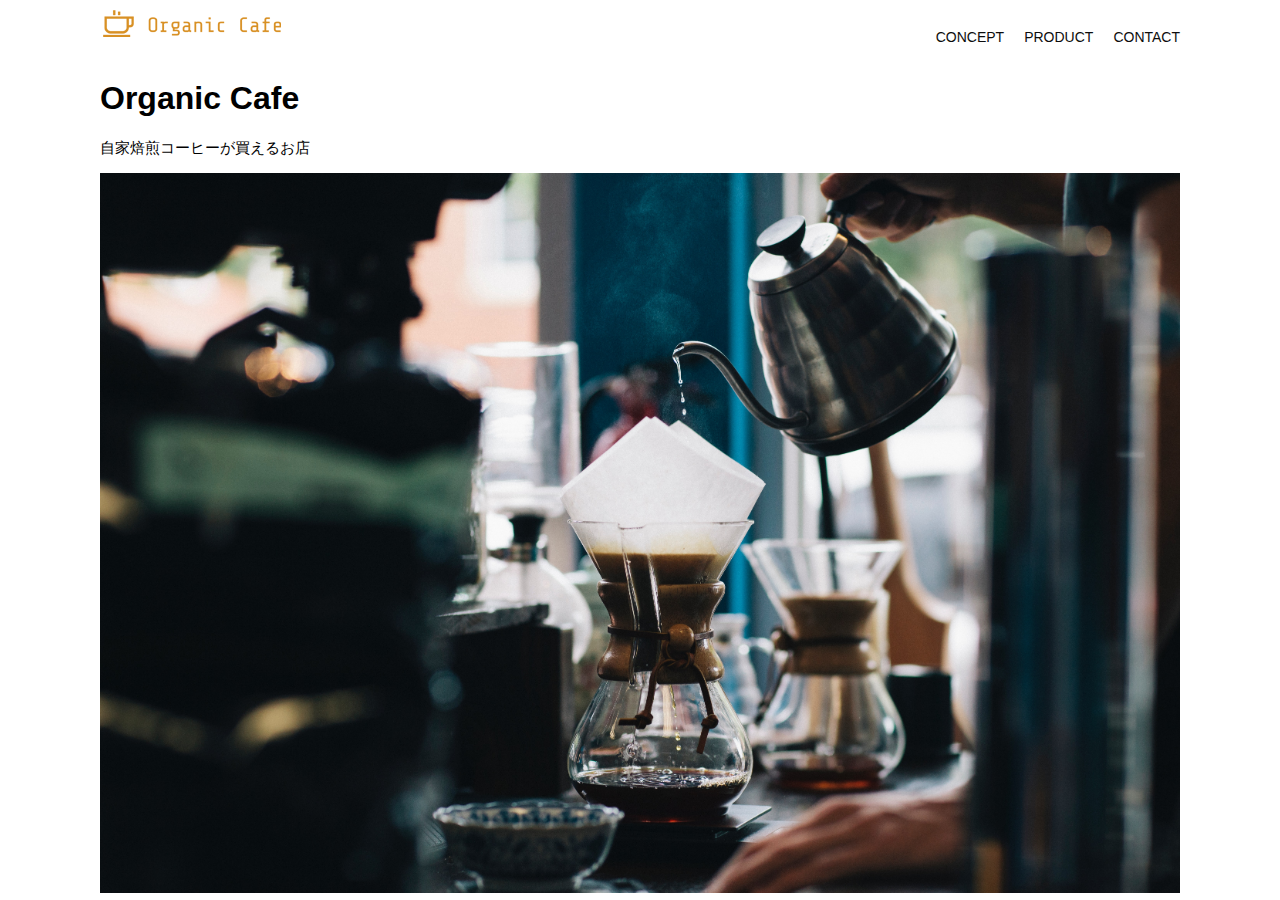
<file: html-css-kadai_013/index.html>
<!DOCTYPE html>
<html lang="ja">

<head>
  <meta charset="UTF-8">
  <meta name="description" content="自家焙煎のコーヒーがお家で楽しめるOrganic Cafe">
  <meta name="viewport" content="width=device-width, initial-scale=1.0">
  <title>Organic Cafe</title>
  <link rel="stylesheet" href="style.css">
</head>

<body>
  <!-- ヘッダー -->
  <header>
    <!-- ロゴ -->
    <a href="index.html" id="logo"><img src="images/logo.png" alt="Organic Cafe ロゴ"></a>

    <!-- PC用ナビゲーション -->
    <nav id="nav-pc">
      <ul>
        <li><a href="index.html#concept">CONCEPT</a></li>
        <li><a href="index.html#product">PRODUCT</a></li>
        <li><a href="index.html#contact">CONTACT</a></li>
      </ul>
    </nav>
    <!--スマホ用メニューボタン-->
    <img id="menu-sp" src="images/button-menu.png" alt="ナビゲーションを開く"
      onclick="document.getElementById('nav-sp').style.display = 'block'">
    <!--スマホ用ナビゲーション-->
    <nav id="nav-sp">
      <ul>
        <li>
          <img id="close" src="images/button-close.png" alt="ナビゲーションを閉じる"
            onclick="document.getElementById('nav-sp').style.display = 'none'">
        </li>
        <li>
          <a id="logo-sp" href="index.html" onclick="document.getElementById('nav-sp').style.display ='none'">
            <img src="images/logo-sp.png" alt="Organic Cafe ロゴ"></a>
        </li>
        <li><a class="menu" href="index.html#concept"
            onclick="document.getElementById('nav-sp').style.display = 'none'">CONCEPT</a></li>
        <li><a class="menu" href="index.html#product"
            onclick="document.getElementById('nav-sp').style.display = 'none'">PRODUCT</a></li>
        <li><a class="menu" href="index.html#contact"
            onclick="document.getElementById('nav-sp').style.display = 'none'">CONTACT</a></li>
      </ul>
    </nav>
  </header>

  <main>
    <article>
      <!-- メインビジュアル -->
      <section id="main-visual">
        <div id="main-message">
          <h1>Organic Cafe</h1>
          <p>自家焙煎コーヒーが買えるお店</p>
        </div>
        <img src="images/main-image.jpg" alt="コーヒーをハンドドリップで淹れる画像" />
      </section>
    </article>
  </main>
</body>


</html>
</file>
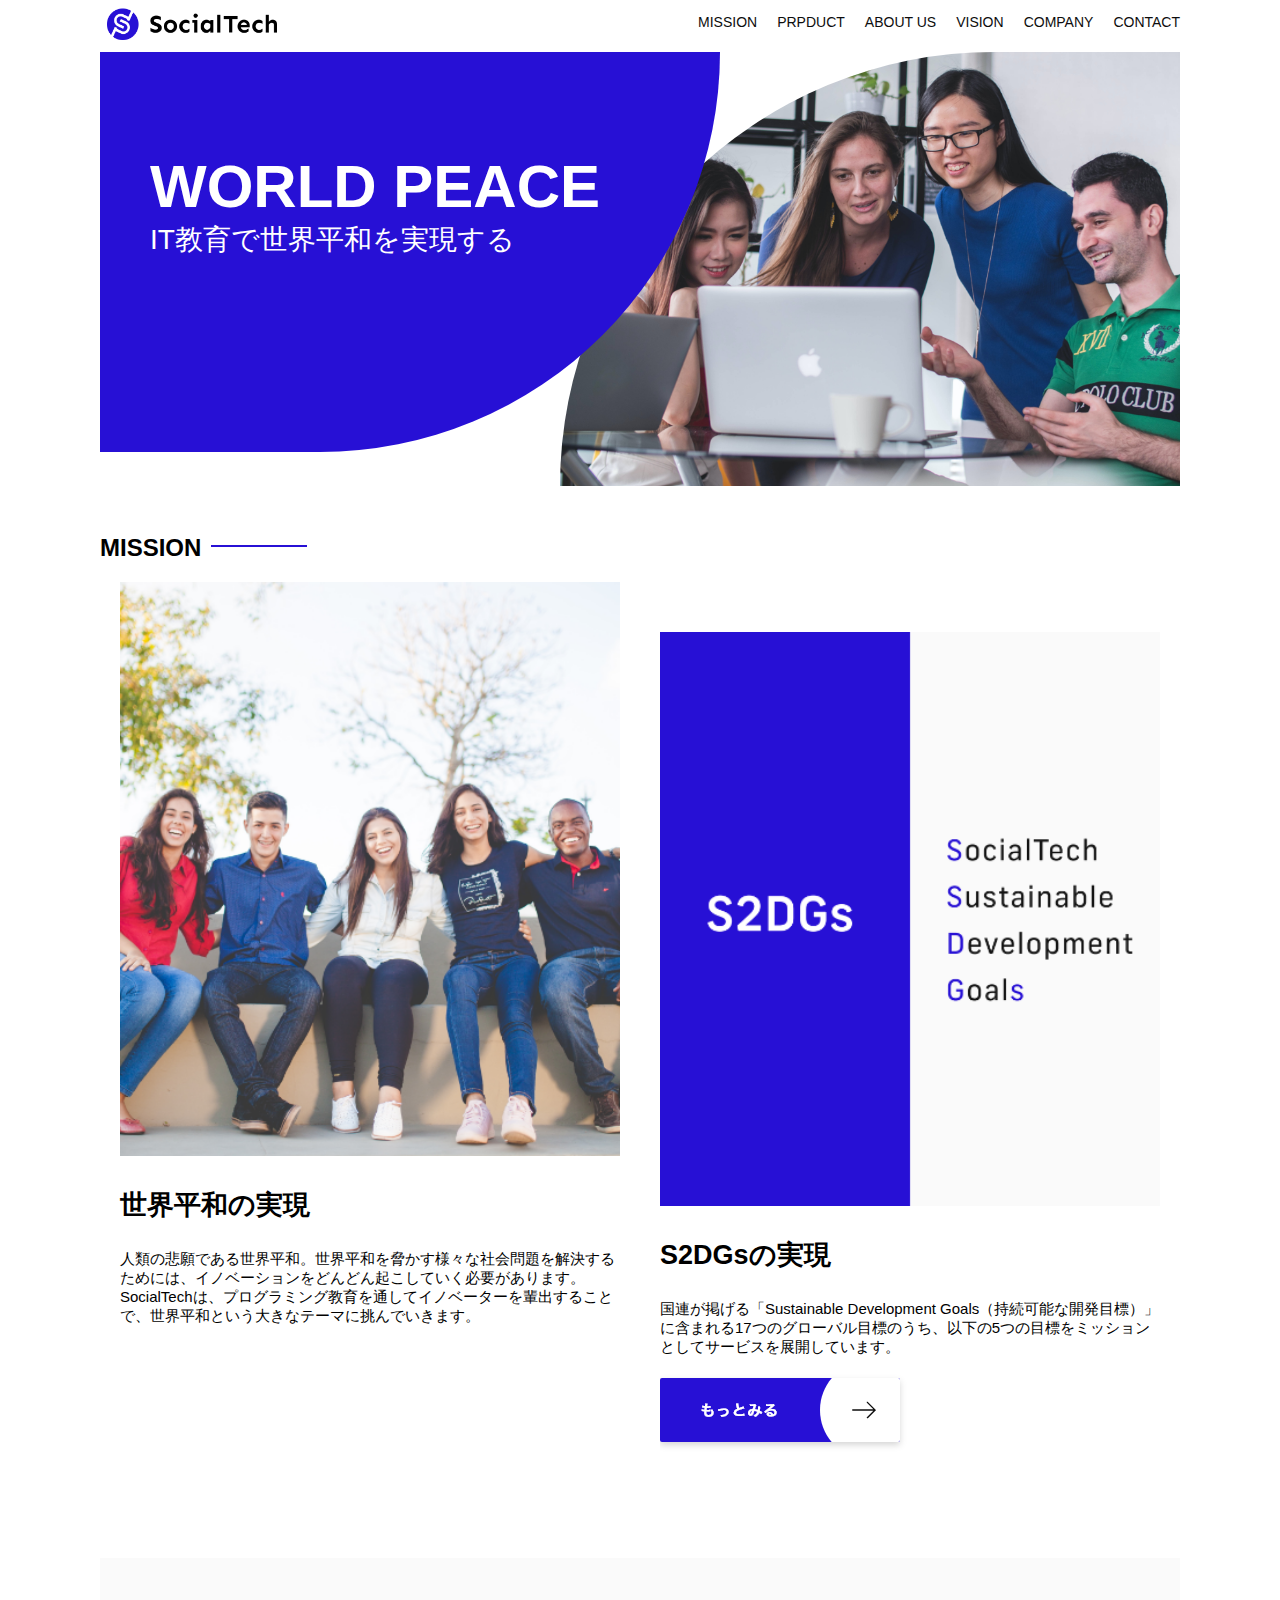
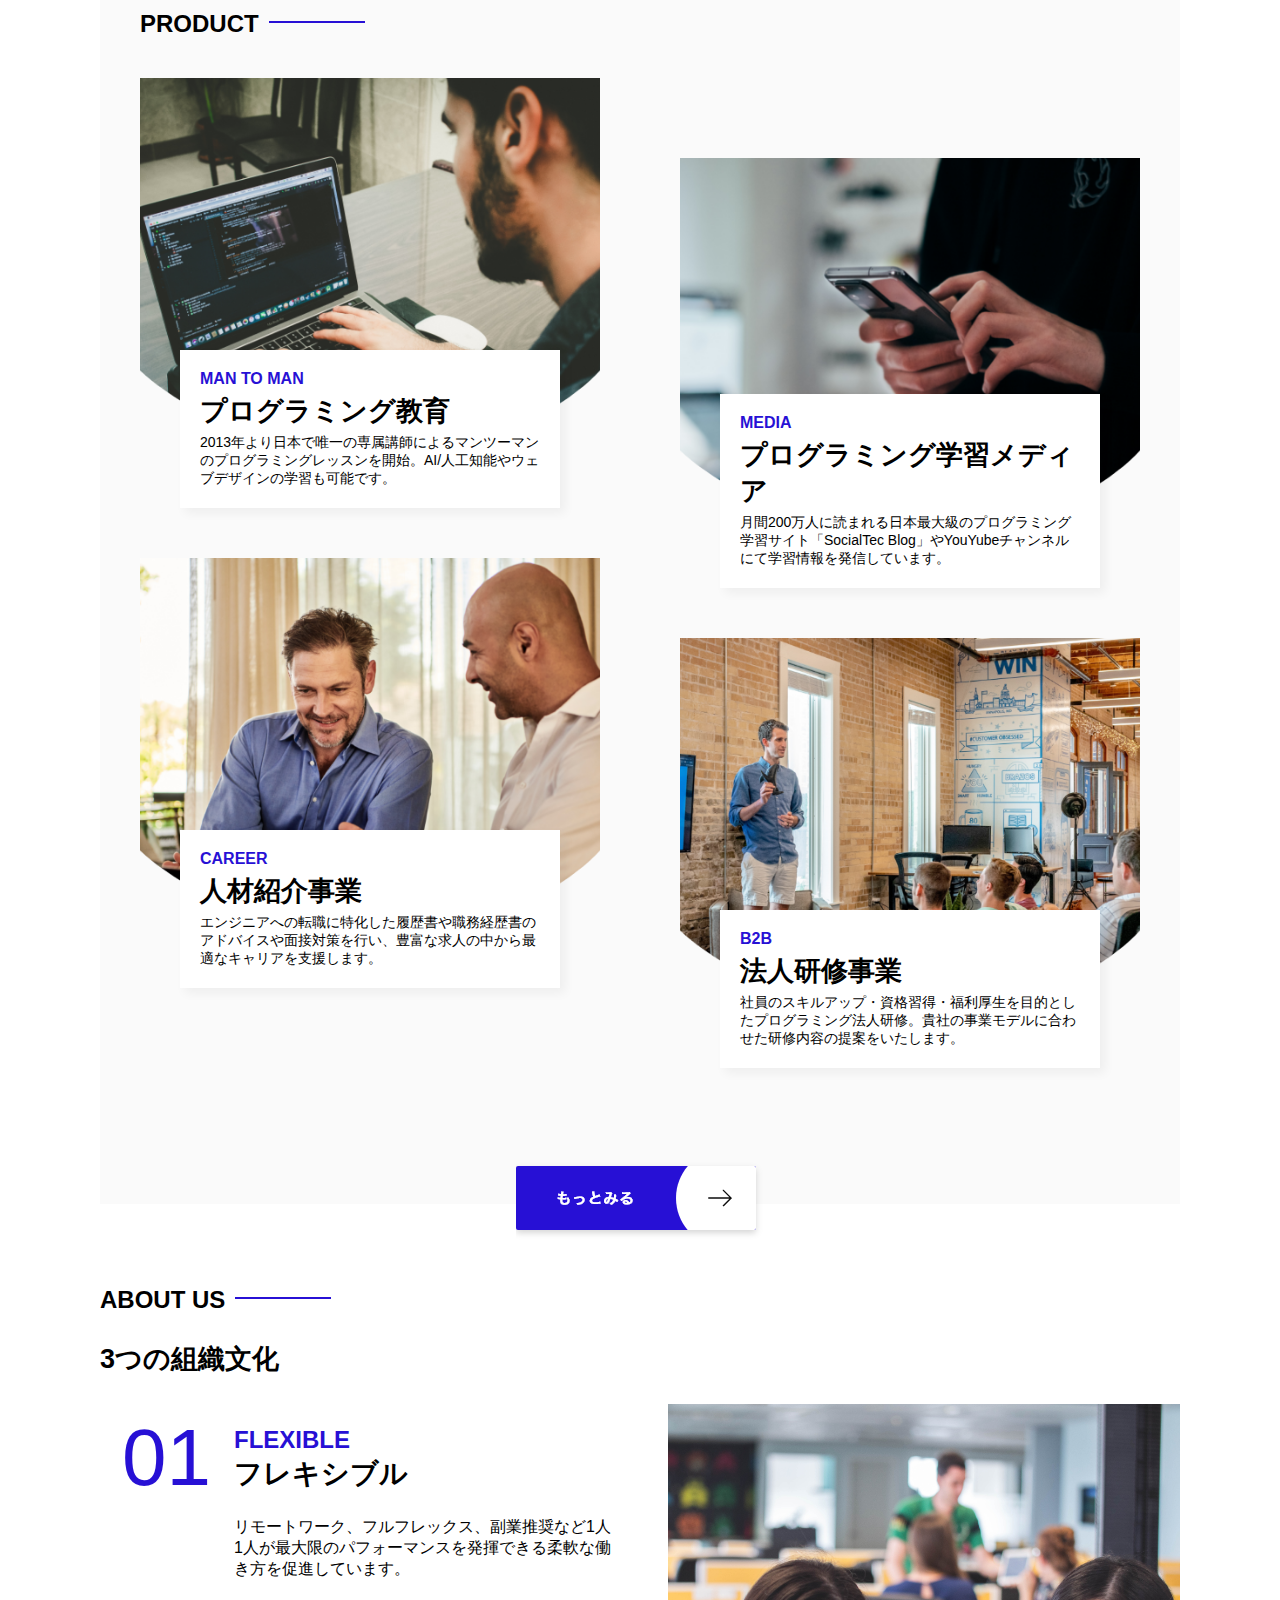
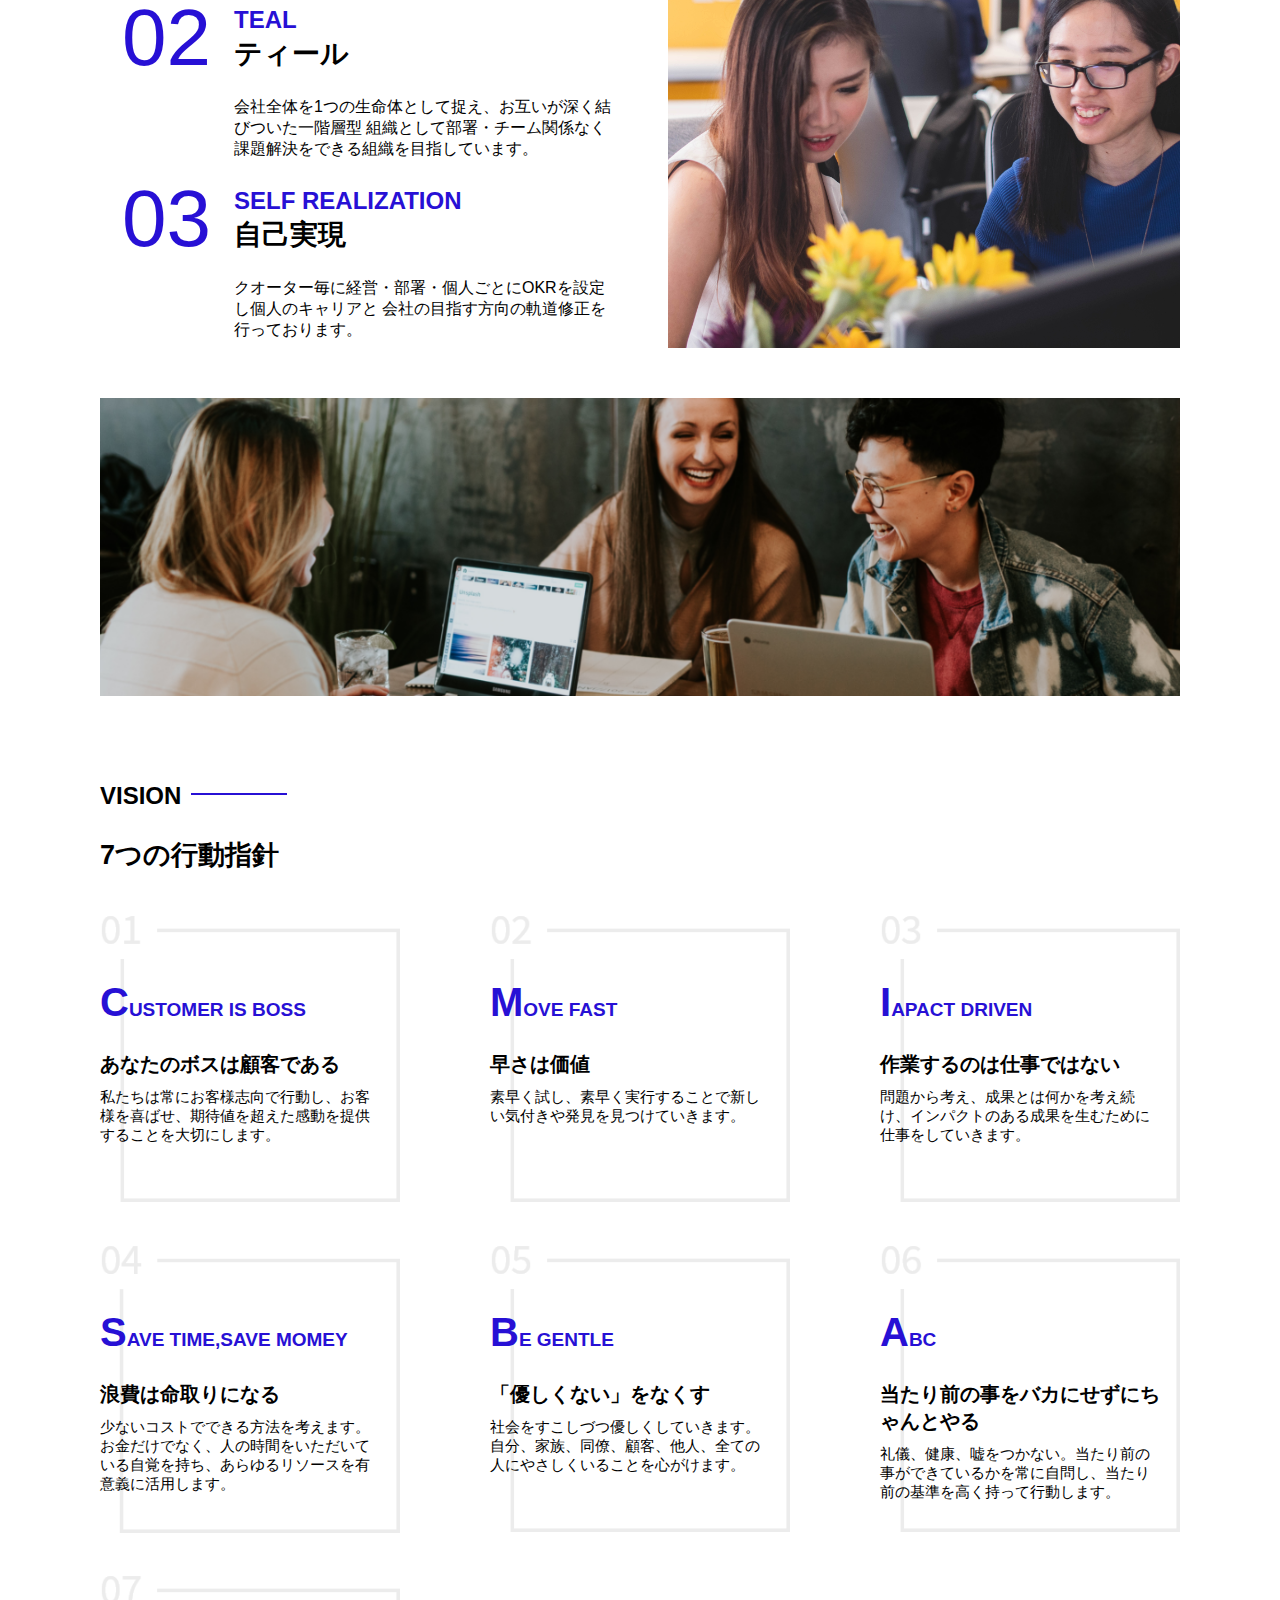
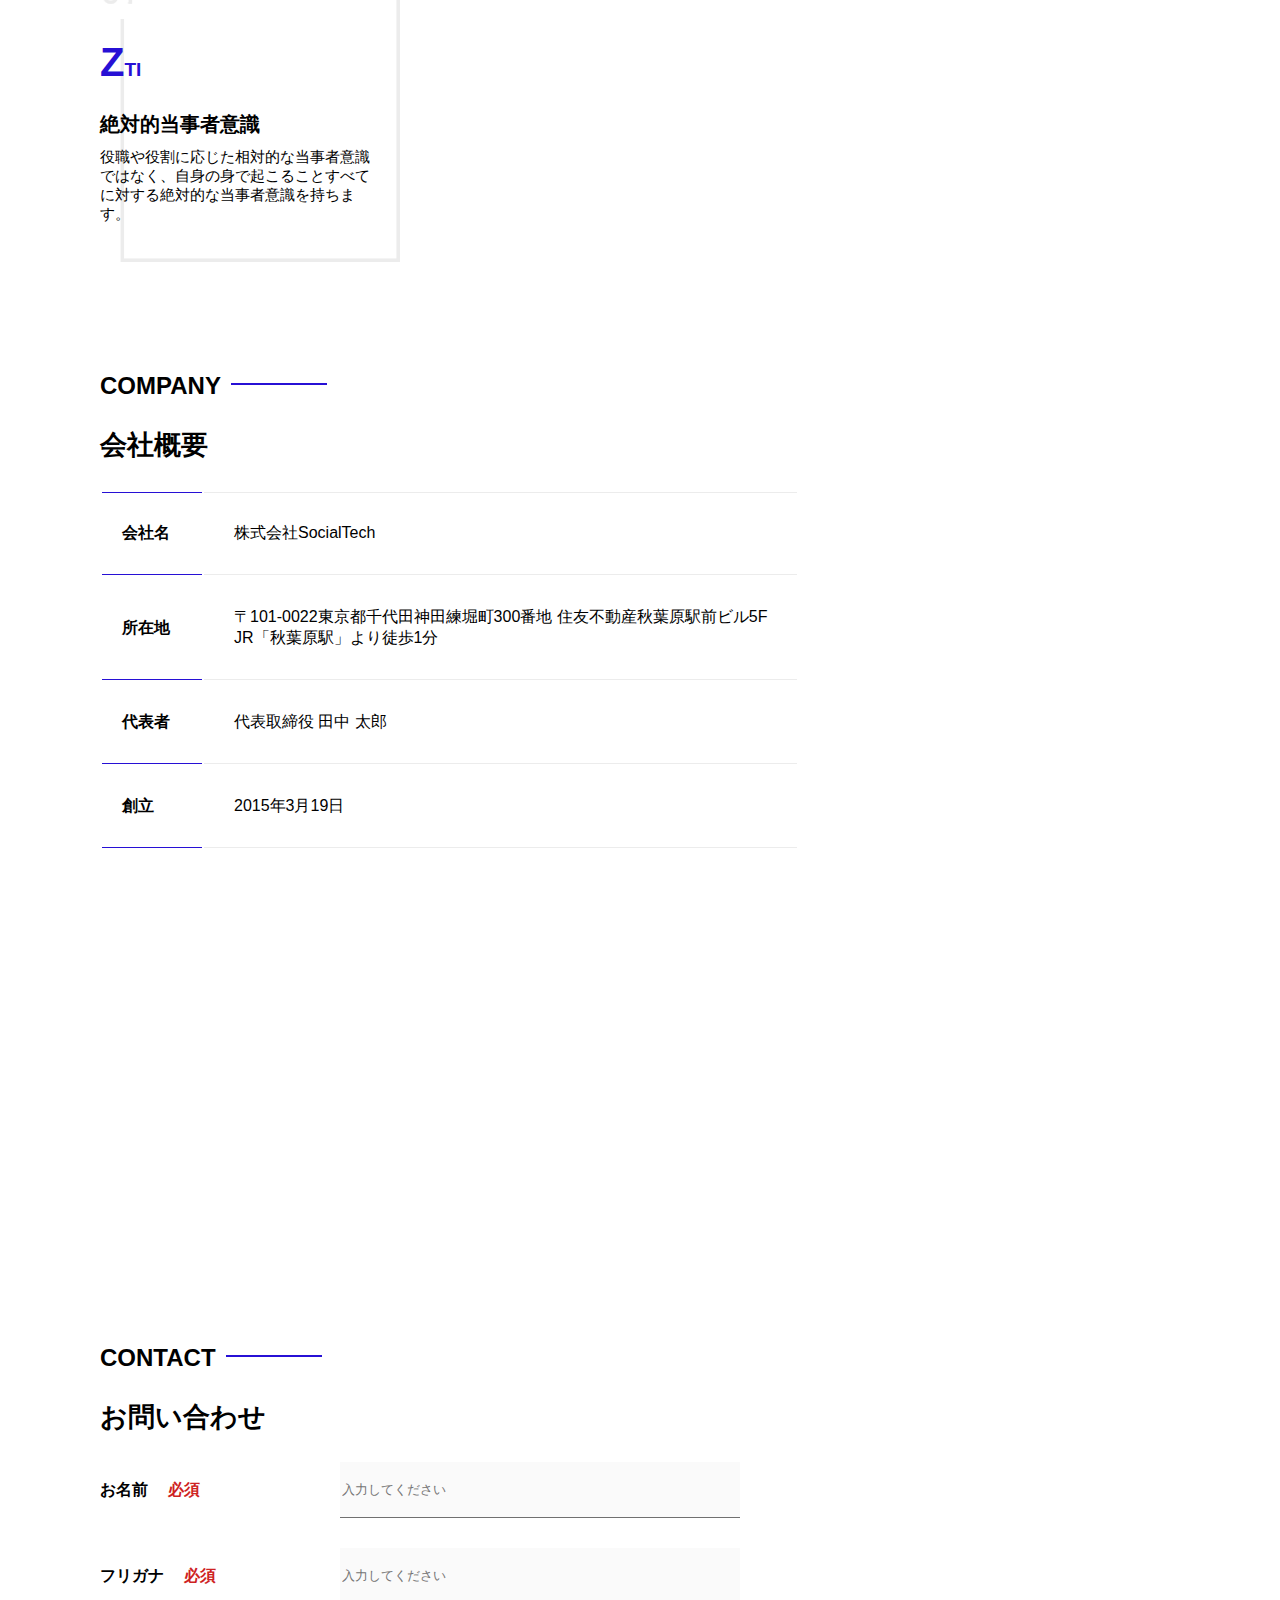
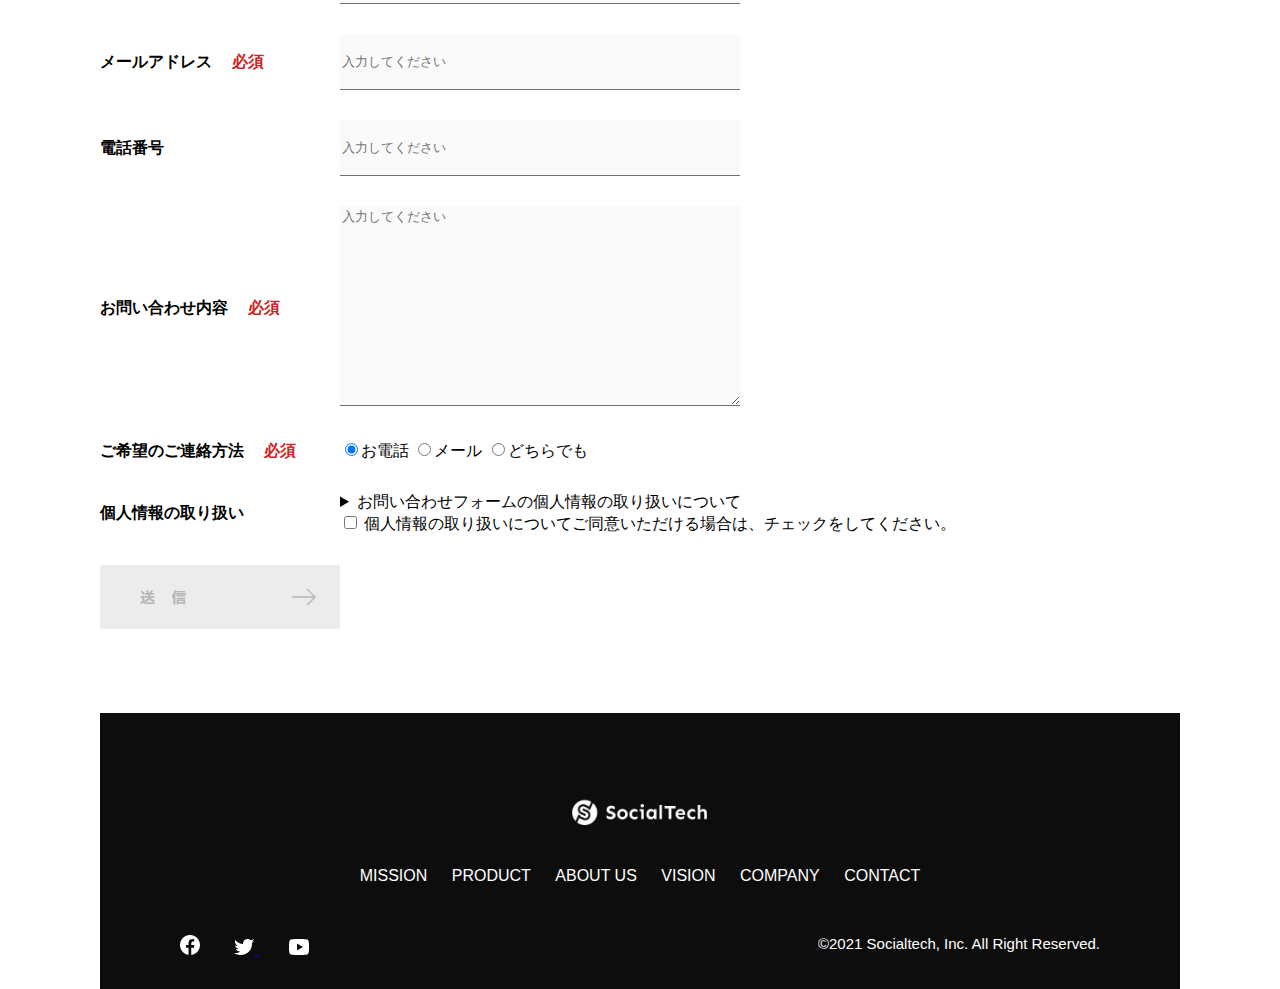
<file: kadai_tutorial_output/socialtech/index.html>
<!DOCTYPE html>
<html lang="ja">

<head>
  <meta charset="UTF-8">
  <meta name="description" content="SocialTech業界のリーディングカンパニーを目指します。">
  <meta name="viewport" content="width=device-width, initial-scale=1.0">
  <title>SocialTech</title>
  <link rel="stylesheet" href="style.css">
</head>

<body>
  <!--ヘッダー-->
  <header>
    <!--ロゴ-->
    <a href="index.html" id="logo"><img src="images/logo.png" alt="soucialtech ロゴ"></a>

    <!--PC用ナビゲーション-->
    <nav id="nav-pc">
      <ul>
        <li><a href="mission.html">MISSION</a></Li>
        <li><a href="ptoduct.html">PRPDUCT</a></li>
        <li><a href="index.html#aboutus">ABOUT US</a></li>
        <li><a href="index.html#vision">VISION</a></li>
        <li><a href="index.html#company">COMPANY</a></li>
        <li><a href="index.html#contact">CONTACT</a></li>
      </ul>
    </nav>
    <!--スマホ用メニューボタン-->
    <button id="menu-sp" onclick="document.getElementById('nav-sp').style.display = 'block';">
      <img src="images/button-menu.png" alt="ナビゲーションを開く">
    </button>
    <!--スマホ用ナビゲーション-->
    <div id="nav-sp">
      <button id="close" onclick="document.getElementById('nav-sp').style.display = 'none'">
        <img src="images/button-close.png" alt="ナビゲーションを閉じる">
      </button>

      <nav>
        <ul>
          <li>
            <a id="logo-sp" href="index.html" onclick="document.getElementById('nav-sp').style.display = 'none'"><img
                src="images/logo-sp.png" alt="ロゴ"></a>
          </li>
          <li><a class="menu" href="mission.html"
              onclick="document.getElementById('nav-sp').style.display = 'none'">MISSION</a></li>
          <li><a class="menu" href="product.html"
              onclick="document.getElementById('nav-sp').style.display = 'none'">PRODUCT</a></li>
          <li><a class="menu" href="index.html#aboutus"
              onclick="document.getElementById('nav-sp').style.display = 'none'">ABOUT US</a></li>
          <li><a class="menu" href="index.html#vision"
              onclick="document.getElementById('nav-sp').style.display = 'none'">VISION</a></li>
          <li><a class="menu" href="index.html#company"
              onclick="document.getElementById('nav-sp').style.display = 'none'">SOMPANY</a></li>
          <li><a class="menu" href="index.html#contact"
              onclick="document.getElementById('nav-sp').style.display = 'none'">CONTACT</a></li>
        </ul>
      </nav>
      <div id="sns">
        <a href="https://www.facebook.com/sejuku2013">
          <img src="images/button-facebook.png" alt="Facebookのリンク">
        </a>
        <a href="https://twitter.com/samuraijuku">
          <img src="images/button-twitter.png" alt="twitterのリンク">
        </a>
        <a href="https://www.youtube.com/channel/UCCFOQO5aDK0xXam4cUQXT8g">
          <img src="images/button-youtube.png" alt="Youtubeのリンク">
        </a>
      </div>
    </div>
  </header>
  <main>
    <article>
      <!--メインビジュアル-->
      <section id="main-visual">
        <div id="main-message">
          <h1>WORLD PEACE</h1>
          <p>IT教育で世界平和を実現する</p>
        </div>
        <img src="images/index/index-main.png" alt="PCの周りに集まる多国籍の仲間たち">
      </section>
      <!--ミッション-->
      <section id="mission">
        <h2 class="index-h2">MISSION</h2>
        <div id="mission-flex">
          <div>
            <img id="mission-photo" src="images/index/index-mission.png" alt="屋外のベンチで写真を撮影する多国籍の仲間たち">
            <h3>世界平和の実現</h3>
            <p>
              人類の悲願である世界平和。世界平和を脅かす様々な社会問題を解決するためには、イノベーションをどんどん起こしていく必要があります。SocialTechは、プログラミング教育を通してイノベーターを輩出することで、世界平和という大きなテーマに挑んでいきます。
            </p>
          </div>
          <div>
            <img id="s2dgs" src="images/index/s2dgs.png" alt="S2DGs">
            <h3>S2DGsの実現</h3>
            <p>国連が掲げる「Sustainable Development Goals（持続可能な開発目標）」に含まれる17つのグローバル目標のうち、以下の5つの目標をミッションとしてサービスを展開しています。</p>
            <a href="mission.html">
              <img src="images/button-more.png" alt="もっと見る">
            </a>
          </div>
        </div>
      </section>
      <!--プロダクト-->
      <section id="product">
        <h2 class="index-h2">PRODUCT</h2>
        <div class="product-flex">
          <div id="product-left">
            <div>
              <img class="product-photo" src="images/index/index-mantoman.png" alt="pcでコードを書く男性">
              <div class="product-explain">
                <span>MAN TO MAN</span>
                <h3>プログラミング教育</h3>
                <p>2013年より日本で唯一の専属講師によるマンツーマンのプログラミングレッスンを開始。AI/人工知能やウェブデザインの学習も可能です。</p>
              </div>
            </div>
            <div>
              <img class="product-photo" src="images/index/index-career.png" alt="笑顔で話し会う2人の男性">
              <div class="product-explain">
                <span>CAREER</span>
                <h3>人材紹介事業</h3>
                <p>エンジニアへの転職に特化した履歴書や職務経歴書のアドバイスや面接対策を行い、豊富な求人の中から最適なキャリアを支援します。</p>
              </div>
            </div>
          </div>
          <div id="product-right">
            <div>
              <Img class="product-photo" src="images/index/index-media.png" alt="スマートフォンを操作する人">
              <div class="product-explain">
                <span>MEDIA</span>
                <h3>プログラミング学習メディア</h3>
                <p>月間200万人に読まれる日本最大級のプログラミング学習サイト「SocialTec Blog」やYouYubeチャンネルにて学習情報を発信しています。</p>
              </div>
            </div>
            <div>
              <img class="product-photo" src="images/index/index-b2b.png" alt="講演中の男性とそれを聴く人々">
              <div class="product-explain">
                <span>B2B</span>
                <h3>法人研修事業</h3>
                <p>社員のスキルアップ・資格習得・福利厚生を目的としたプログラミング法人研修。貴社の事業モデルに合わせた研修内容の提案をいたします。</p>
              </div>
            </div>
          </div>
        </div>
        <div id="product-more">
          <a href="product.html">
            <img src="images/button-more.png" alt="もっとみる">
          </a>
        </div>
      </section>
      <!--ABOUT US-->
      <section id="aboutus">
        <h2 class="index-h2">ABOUT US</h2>
        <h3>3つの組織文化</h3>
        <div>
          <table class="culture-table">
            <tr>
              <td class="culture-num">01</td>
              <th><span class="culture-en">FLEXIBLE</span><br>フレキシブル</th>
            </tr>
            <tr>
              <td>
                <!--空のセル-->
              </td>
              <td class="culture-descriprion">リモートワーク、フルフレックス、副業推奨など1人1人が最大限のパフォーマンスを発揮できる柔軟な働き方を促進しています。</td>
            </tr>
            <tr>
              <td class="culture-num">02</td>
              <th><span class="culture-en">TEAL</span><br>ティール</th>
            </tr>
            <tr>
              <td>
                <!--空のセル-->
              </td>
              <td class="culture-descriprion">会社全体を1つの生命体として捉え、お互いが深く結びついた一階層型 組織として部署・チーム関係なく課題解決をできる組織を目指しています。</td>
            </tr>
            <tr>
              <td class="culture-num">03</td>
              <th><span class="culture-en">SELF REALIZATION</span><br>自己実現</th>
            </tr>
            <tr>
              <td>
                <!--空のセル-->
              </td>
              <td class="culture-descriprion">クオーター毎に経営・部署・個人ごとにOKRを設定し個人のキャリアと 会社の目指す方向の軌道修正を行っております。</td>
            </tr>
          </table>

          <img class="culture-img" src="images/index/index-aboutus1.png" alt="笑顔で話し合う2人の女性">
        </div>
        <img class="culture-img2" src="images/index/index-aboutus2.png" alt="笑顔で話し合う３人の男女">
      </section>
      <!--VISION-->
      <section id="vision">
        <h2 class="index-h2">VISION</h2>
        <h3>7つの行動指針</h3>
        <div>
          <div class="vision-box">
            <img src="images/index/vision-01.png" alt="01">
            <div>
              <h4>CUSTOMER IS BOSS</h4>
              <h5>あなたのボスは顧客である</h5>
              <p>私たちは常にお客様志向で行動し、お客様を喜ばせ、期待値を超えた感動を提供することを大切にします。</p>

            </div>
          </div>
          <div class="vision-box">
            <img src="images/index/vision-02.png" alt="02">
            <div>
              <h4>MOVE FAST</h4>
              <h5>早さは価値</h5>
              <p>素早く試し、素早く実行することで新しい気付きや発見を見つけていきます。</p>
            </div>
          </div>

          <div class="vision-box">
            <img src="images/index/vision-03.png" alt="03">
            <div>
              <h4>IAPACT DRIVEN</h4>
              <h5>作業するのは仕事ではない</h5>
              <p>問題から考え、成果とは何かを考え続け、インパクトのある成果を生むために仕事をしていきます。</p>
            </div>
          </div>

          <div class="vision-box">
            <img src="images/index/vision-04.png" alt="04">
            <div>
              <h4>SAVE TIME,SAVE MOMEY</h4>
              <h5>浪費は命取りになる</h5>
              <p>少ないコストでできる方法を考えます。お金だけでなく、人の時間をいただいている自覚を持ち、あらゆるリソースを有意義に活用します。</p>
            </div>
          </div>

          <div class="vision-box">
            <img src="images/index/vision-05.png" alt="05">
            <div>
              <h4>BE GENTLE</h4>
              <h5>「優しくない」をなくす</h5>
              <p>社会をすこしづつ優しくしていきます。自分、家族、同僚、顧客、他人、全ての人にやさしくいることを心がけます。</p>
            </div>
          </div>

          <div class="vision-box">
            <img src="images/index/vision-06.png" alt="06">
            <div>
              <h4>ABC</h4>
              <h5>当たり前の事をバカにせずにちゃんとやる</h5>
              <p>礼儀、健康、嘘をつかない。当たり前の事ができているかを常に自問し、当たり前の基準を高く持って行動します。</p>
            </div>
          </div>

          <div class="vision-box">
            <img src="images/index/vision-07.png" alt="07">
            <div>
              <h4>ZTI</h4>
              <h5>絶対的当事者意識</h5>
              <p>役職や役割に応じた相対的な当事者意識ではなく、自身の身で起こることすべてに対する絶対的な当事者意識を持ちます。</p>
            </div>
          </div>
        </div>
      </section>
      <!--COMPANY-->
      <section id="company">
        <h2 class="index-h2">COMPANY</h2>
        <h3>会社概要</h3>
        <table id="company-table">
          <tr>
            <th class="tableheader tableheader-first">会社名</th>
            <td class="cell cell-first">株式会社SocialTech</td>
          </tr>
          <tr>
            <th class="tableheader">所在地</th>
            <td class="cell">〒101-0022東京都千代田神田練堀町300番地 住友不動産秋葉原駅前ビル5F<br>JR「秋葉原駅」より徒歩1分</td>
          </tr>
          <tr>
            <th class="tableheader">代表者</th>
            <td class="cell">代表取締役 田中 太郎</td>
          </tr>
          <tr>
            <th class="tableheader">創立</th>
            <td class="cell">2015年3月19日</td>
          </tr>
        </table>
        <iframe
          src="https://www.google.com/maps/embed?pb=!1m18!1m12!1m3!1d3240.0688540195165!2d139.7746526!3d35.6999232!2m3!1f0!2f0!3f0!3m2!1i1024!2i768!4f13.1!3m3!1m2!1s0x60188fee13660e23%3A0x77137876edf742ac!2z5L2P5Y-L5LiN5YuV55Sj56eL6JGJ5Y6f6aeF5YmN44OT44Or!5e0!3m2!1sja!2sjp!4v1737525473494!5m2!1sja!2sjp"
          style="border: 0;" allowfullscreen="" loading="lazy">
        </iframe>
      </section>
      <!--お問い合わせフォーム-->
      <section id="contact">
        <h2 class="index-h2">CONTACT</h2>
        <h3>お問い合わせ</h3>
        <form>
          <div>
            <div class="contact-heading">
              <label class="contact-label">お名前<span class="contact-span">必須</span></label>
            </div>
            <div>
              <input type="text" name="name" placeholder="入力してください" class="contact-textbox">
            </div>
          </div>
          <div>
            <div class="contact-heading">
              <label class="contact-label">フリガナ<span class="contact-span">必須</span></label>
            </div>
            <div>
              <input type="text" name="hurigana" placeholder="入力してください" class="contact-textbox">
            </div>
          </div>
          <div>
            <div class="contact-heading">
              <label class="contact-label">メールアドレス<span class="contact-span">必須</span></label>
            </div>
            <div>
              <input type="text" name="email" placeholder="入力してください" class="contact-textbox">
            </div>
          </div>
          <div>
            <div class="contact-heading">
              <label class="contact-label">電話番号</label>
            </div>
            <div>
              <input type="text" name="tel" placeholder="入力してください" class="contact-textbox">
            </div>
          </div>
          <div>
            <div class="contact-heading">
              <label class="contact-label">お問い合わせ内容<span class="contact-span">必須</span></label>
            </div>
            <div>
              <textarea class="contact-textarea" placeholder="入力してください" name="message"></textarea>
            </div>
          </div>
          <div>
            <div class="contact-heading">
              <label class="contact-label">ご希望のご連絡方法<span class="contact-span">必須</span></label>
            </div>
            <div>
              <input class="radiobutton" type="radio" value="tel" name="contact" checked><label>お電話</label>
              <input class="radiobutton" type="radio" value="email" name="contact"><label>メール</label>
              <input class="radiobutton" type="radio" value="both" name="contact"><label>どちらでも</label>
            </div>
          </div>
          <div>
            <div class="contact-heading">
              <label class="contact-label">個人情報の取り扱い</label>
            </div>
            <div>
              <details>
                <summary>お問い合わせフォームの個人情報の取り扱いについて</summary>
                <div>
                  <dl>
                    <dt>１．組織の名称又は氏名</dt>
                    <dd>株式会社SocialTech</dd>
                    <dt>２．個人情報保護管理者（若しくはその代理人）の氏名又は職名、所属及び連絡先</dt>
                    <dd>
                      <p>鈴木 一郎 コーポレート部</p>
                      <p>メールアドレス：samurai@example.com</p>
                      <p>TEL：03-1234-5678</p>
                    </dd>
                    <dt>３．個人情報の利用目的</dt>
                    <dd>
                      <ul>
                        <li>本サービス及び本サービスに関連する情報の提供又はそれらに関する連絡のため</li>
                        <li>ユーザーの本人確認のため</li>
                        <li>当社サービスのご案内のため</li>
                        <li>当社の商品等の広告または宣伝（電子メールによるものを含むものとします。）</li>
                      </ul>
                    </dd>
                    <dt>４．個人情報の取り扱い業務の委託</dt>
                    <dd>
                      個人情報の取扱業務の全部または一部を外部に業務委託する場合があります。その際、弊社は、個人情報を適切に保護できる管理体制を敷き実行していることを条件として委託先を厳選したうえで、機密保持契約を委託先と締結し、お客様の個人情報を厳密に管理させます。
                    </dd>
                    <dt>５．個人情報の開示等の請求</dt>
                    <dd>
                      お客様は、弊社に対してご自身の個人情報の開示等（利用目的の通知、開示、内容の訂正・追加・削除、利用の停止または消去、第三者への提供の停止）に関して、当社問合わせ窓口に申し出ることができます。<br>
                      その際、弊社はお客様ご本人を確認させていただいたうえで、合理的な期間内に対応いたします。<br>
                      なお、個人情報に関する弊社問合わせ先は、次の通りです。
                    </dd>
                    <dd>
                      <p>株式会社SocialTech　個人情報問合せ窓口</p>
                      <p>〒150-0043　東京都千代田区神田練塀町300番地 住友不動産秋葉原駅前ビル5F</p>
                      <p>メールアドレス：samurai@example.com　TEL：03-1234-5678</p>
                    </dd>

                    <dt>６．個人情報を提供されることの任意性について</dt>
                    <dd>お客様がご自身の個人情報を弊社に提供されるか否かは、お客様のご判断によりますが、もしご提供されない場合には、適切なサービスが提供できない場合がありますので予めご了承ください。</dd>
                  </dl>
                </div>
              </details>
              <input type="checkbox" name="agree">
              <span>個人情報の取り扱いについてご同意いただける場合は、チェックをしてください。</span>
            </div>
          </div>
          <input type="image" src="images/button-submit.png" alt="送信する">
        </form>
      </section>
    </article>
  </main>

  <footer>
    <div id="footer-logo">
      <img src="images/logo-sp.png" alt="SocialTech">
    </div>
    <div id="footer-link">
      <a href="mission.html">MISSION</a>
      <a href="product.html">PRODUCT</a>
      <a href="index.html#aboutus">ABOUT US</a>
      <a href="index.html#vision">VISION</a>
      <a href="index.html#company">COMPANY</a>
      <a href="index.html#contact">CONTACT</a>
    </div>
    <div id="sns-footer">
      <div class="sns-btns">
        <a href="https://www.facebook.com/sejuku2013"><img src="images/button-facebook.png" alt="Facebookのリンク"></a>
        <a href="https://twitter.com/samuraijuku"><img src="images/button-twitter.png" alt="button-twitterのリンク" </a>
          <a href="https://www.youtube.com/channel/UCCFOQO5aDK0xXam4cUQXT8g"><img src="images/button-youtube.png"
              alt="Youtubeのリンク"></a>
      </div>
      <p id="copyright">&copy;2021 Socialtech, Inc. All Right Reserved.</p>
    </div>
  </footer>
</body>

</html>
</file>
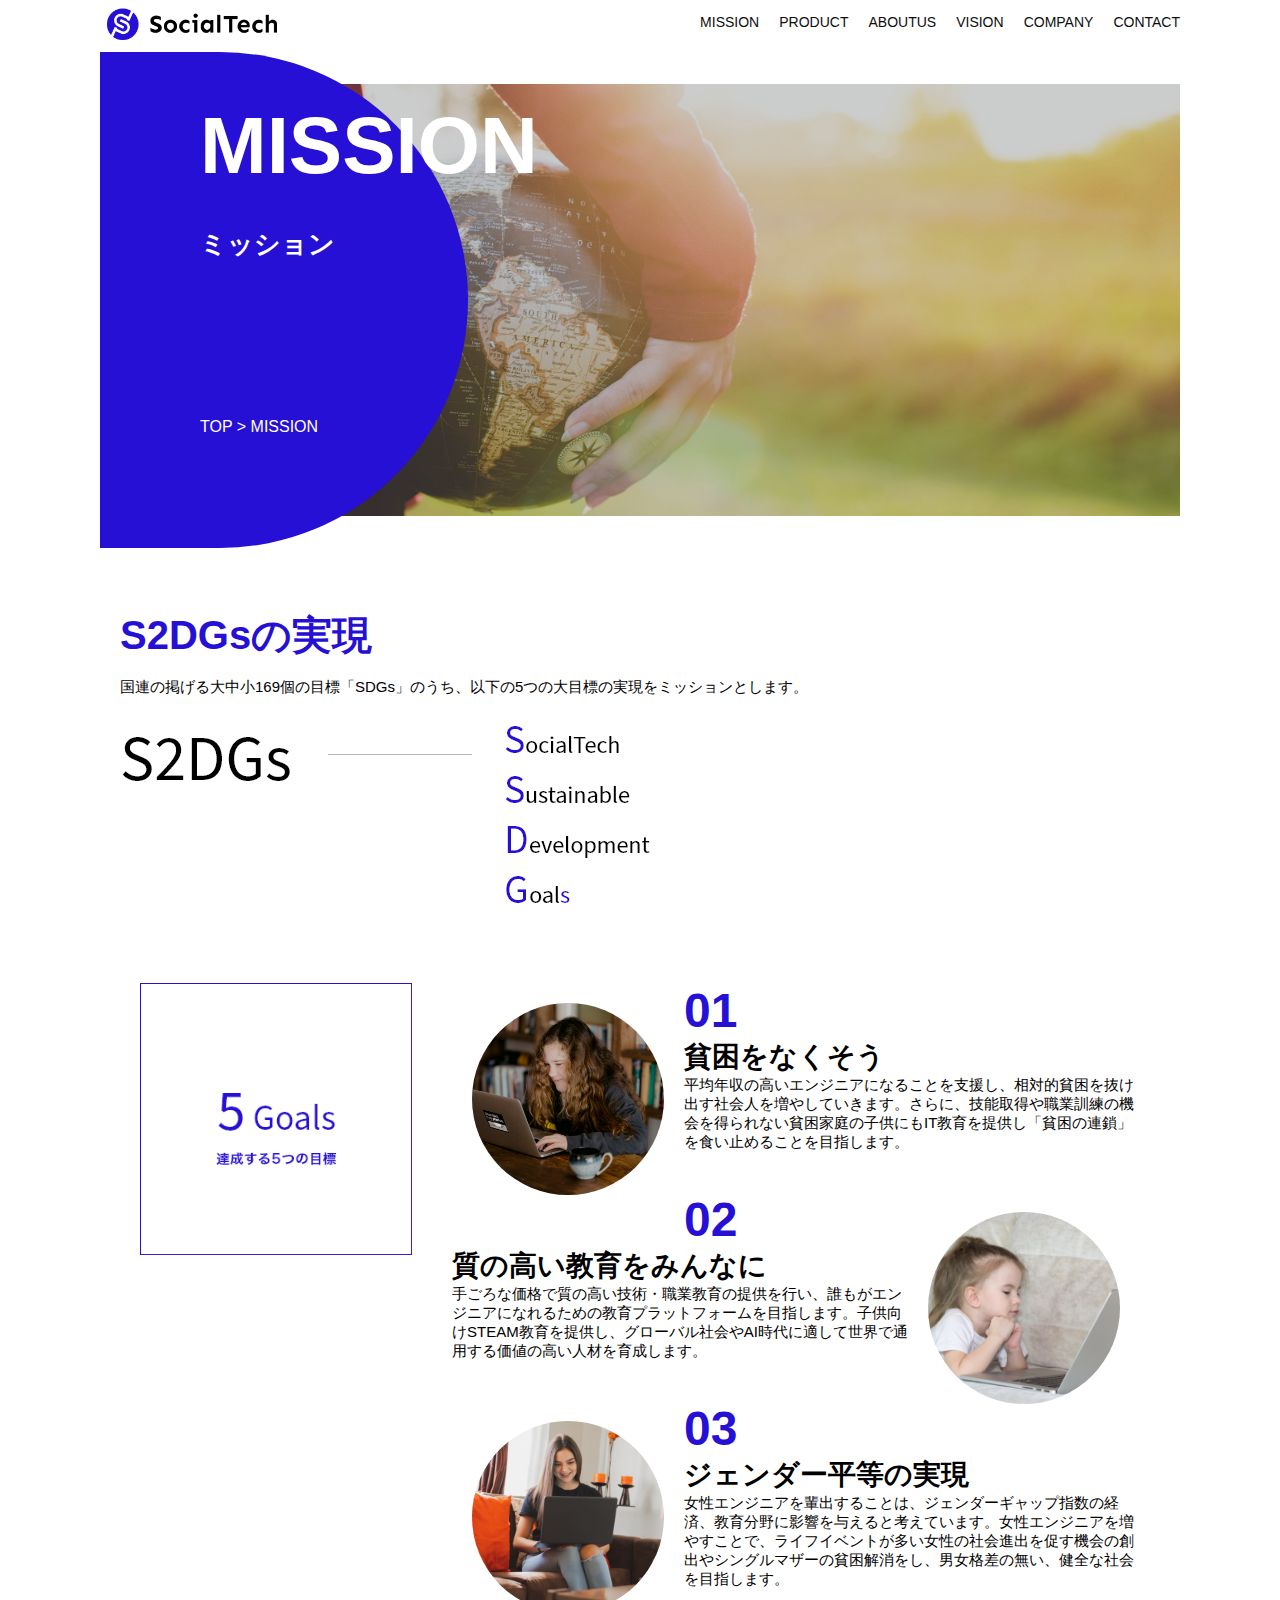
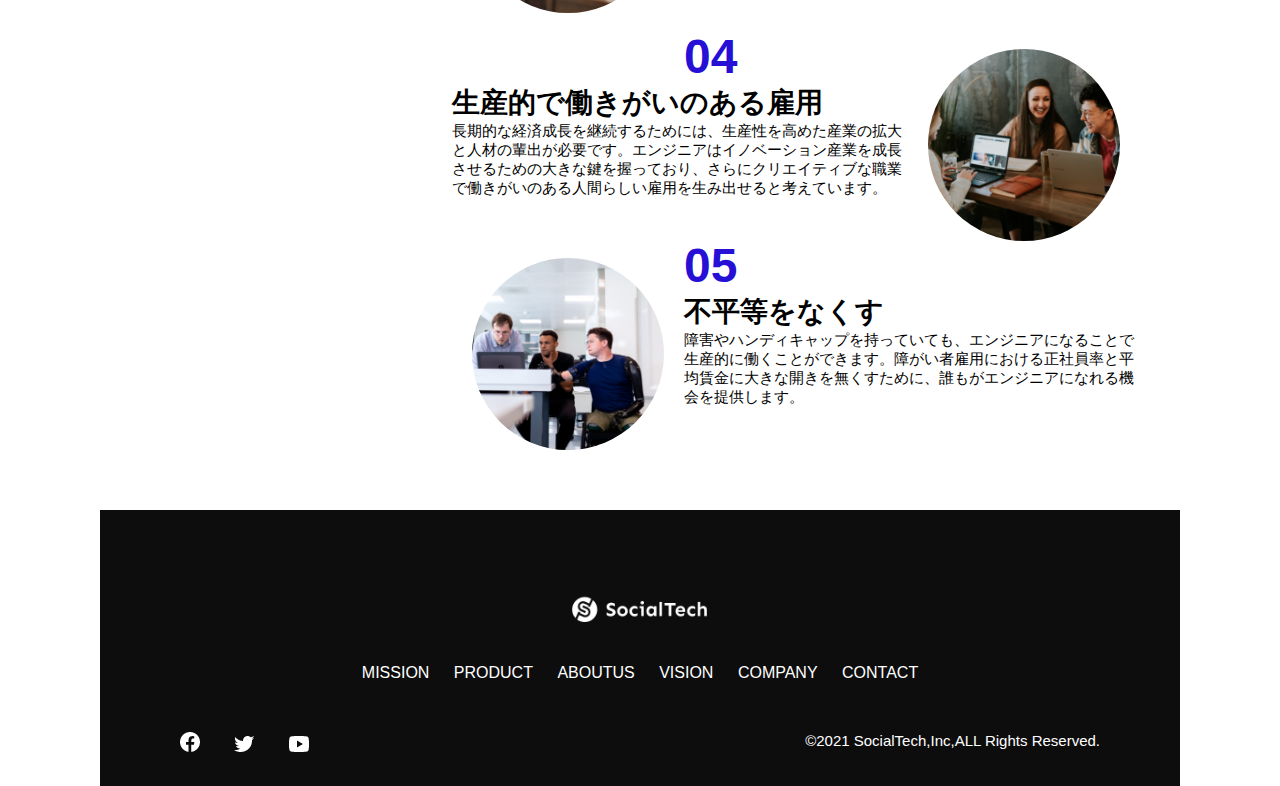
<file: kadai_tutorial_output/socialtech/mission.html>
<!DOCTYPE html>
<html lang="ja">

<head>
  <meta charset="UTF-8">
  <meta name="description" content="SocialTechが目指す5つの目標 (S2DGs)を紹介します">
  <meta name="viewport" content="width=device-width, initial-scale=1.0">
  <link rel="stylesheet" href="style.css">
  <title>SocialTech - MISSION ミッション -</title>
</head>

<body>
  <!--ヘッダー-->
  <header>
    <!--ロゴ-->
    <a href="index.html" id="loge">
      <img src="images/logo.png" alt="SocialTech ロゴ">
    </a>

    <!--pc用ナビゲーション-->
    <nav id="nav-pc">
      <ul>
        <li><a href="mission.html">MISSION</a></li>
        <li><a href="product.html">PRODUCT</a></li>
        <li><a href="index.html#aboutus">ABOUTUS</a></li>
        <li><a href="index.html#vision">VISION</a></li>
        <li><a href="index.html#company">COMPANY</a></li>
        <li><a href="index.html#contact">CONTACT</a></li>
      </ul>
    </nav>

    <!--スマホ用メニューボタン-->
    <button id="menu-sp" onclick="document.getElementById('nav-sp').style.display = 'block'">
      <img src="images/button-menu.png" alt="ナビゲーションを開く">
    </button>

    <!--スマホ用ナビゲーション-->
    <div id="nav-sp">
      <button id="close" onclick="document.getElementById('nav-sp').style.display = 'none'">
        <img src="images/button-close.png" alt="ナビゲーションを閉じる">
      </button>

      <nav>
        <ul>
          <li>
            <a id="logo-sp" href="index.html" onclick="document.getElementById('nav-sp').style.display = 'none'"><img
                src="images/logo-sp.png" alt="SocialTech ロゴ"></a>
          </li>
          <li><a class="menu" href="mission.html"
              onclick="document.getElementById('nav-sp').style.display = 'none'">MISSION</a></li>
          <li><a class="menu" href="product.html"
              onclick="document.getElementById('nav-sp').style.display = 'none'">PRODUCT</a></li>
          <li><a class="menu" href="index.html#aboutus"
              onclick="document.getElementById('nav-sp').style.display = 'none'">ABOUTUS</a></li>
          <li><a class="menu" href="index.html#vision"
              onclick="document.getElementById('nav-sp').style.display = 'none'">VISION</a></li>
          <li><a class="menu" href="index.html#company"
              onclick="document.getElementById('nav-sp').style.display = 'none'">COMPANY</a></li>
          <li><a class="menu" href="index.html#contact"
              onclick="document.getElementById('nav-sp').style.display = 'none'">CONTACT</a></li>
        </ul>
      </nav>
      <div id="sns">
        <a href="https://www.facebook.com/sejuku2013">
          <img src="images/button-facebook.png" alt="facebookのリンク">
        </a>
        <a href="https://twitter.com/samuraijuku">
          <img src="images/button-twitter.png" alt="Twitterのリンク">
        </a>
        <a href="https://www.youtube.com/channel/UCCFOQO5aDK0xXam4cUQXT8g">
          <img src="images/button-youtube.png" alt="YouTubeへのリンク">
        </a>
      </div>
    </div>
  </header>

  <main>
    <article>
      <section id="mission-main">
        <div class="mission-main-inner">
          <div id="mission-title">
            <h1>MISSION<br><span>ミッション</span></h1>
            <P>TOP > MISSION</P>
          </div>
        </div>
      </section>

      <section id="mission-s2dgs">
        <h2 class="mission-h2">S2DGsの実現</h2>
        <P>国連の掲げる大中小169個の目標「SDGs」のうち、以下の5つの大目標の実現をミッションとします。</P>
        <img src="images/mission/mission-s2dgs.png" alt="S2DGs">
      </section>

      <section id="mission-five-goals">
        <div class="five-goals-image">
          <img src="images/mission/mission-5goals.png" alt="5Goals">
        </div>
        <div class="five-goals-read">
          <div>
            <img class="fivegoals-image-left" src="images/mission/mission-5goals01.png" alt="pcを操作する女の子">
            <span class="fivegoals-number">01</span>
            <h3 class="fivegoals-h3">貧困をなくそう</h3>
            <P class="fivegoals-p">平均年収の高いエンジニアになることを支援し、相対的貧困を抜け出す社会人を増やしていきます。さらに、技能取得や職業訓練の機会を得られない貧困家庭の子供にもIT教育を提供し「貧困の連鎖」を食い止めることを目指します。</P>
          </div>
          <div>
            <img class="fivegoals-image-right" src="images/mission/mission-5goals02.png" alt="pc見つめる小さい女の子">
            <span class="fivegoals-number">02</span>
            <h3 class="fivegoals-h3">質の高い教育をみんなに</h3>
            <P class="fivegoals-p">手ごろな価格で質の高い技術・職業教育の提供を行い、誰もがエンジニアになれるための教育プラットフォームを目指します。子供向けSTEAM教育を提供し、グローバル社会やAI時代に適して世界で通用する価値の高い人材を育成します。</P>
          </div>
          <div>
            <img class="fivegoals-image-left" src="images/mission/mission-5goals03.png" alt="pcを操作する女性">
            <span class="fivegoals-number">03</span>
            <h3 class="fivegoals-h3">ジェンダー平等の実現</h3>
            <P class="fivegoals-p">女性エンジニアを輩出することは、ジェンダーギャップ指数の経済、教育分野に影響を与えると考えています。女性エンジニアを増やすことで、ライフイベントが多い女性の社会進出を促す機会の創出やシングルマザーの貧困解消をし、男女格差の無い、健全な社会を目指します。</P>
          </div>
          <div>
            <img class="fivegoals-image-right" src="images/mission/mission-5goals04.png" alt="笑顔で話し合う３人の男女">
            <span class="fivegoals-number">04</span>
            <h3 class="fivegoals-h3">生産的で働きがいのある雇用</h3>
            <P class="fivegoals-p">長期的な経済成長を継続するためには、生産性を高めた産業の拡大と人材の輩出が必要です。エンジニアはイノベーション産業を成長させるための大きな鍵を握っており、さらにクリエイティブな職業で働きがいのある人間らしい雇用を生み出せると考えています。</P>
          </div>
          <div>
            <img class="fivegoals-image-left" src="images/mission/mission-5goals05.png" alt="障害を持つ男性が生き生きと働く様子">
            <span class="fivegoals-number">05</span>
            <h3 class="fivegoals-h3">不平等をなくす</h3>
            <p class="fivegoals-p">障害やハンディキャップを持っていても、エンジニアになることで生産的に働くことができます。障がい者雇用における正社員率と平均賃金に大きな開きを無くすために、誰もがエンジニアになれる機会を提供します。</p>
          </div>
        </div>
      </section>
      
    </article>
  </main>

  <footer>
    <div id="footer-logo">
      <img src="images/logo-sp.png" alt="SocialTech">
    </div>
    <div id="footer-link">
      <a href="mission.html">MISSION</a>
      <a href="product.html">PRODUCT</a>
      <a href="index.html#aboutsu">ABOUTUS</a>
      <a href="index.html#vision">VISION</a>
      <a href="index.html#company">COMPANY</a>
      <a href="index.html#contact">CONTACT</a>
    </div>
    <div id="sns-footer">
      <div class="sns-btns">
        <a href="https://www.facebook.com/sejuku2013"><img src="images/button-facebook.png" alt="Facebookのリンク"></a>
        <a href="https://twitter.com/samuraijuku"><img src="images/button-twitter.png" alt="Twitterのリンク"></a>
        <a href="https://www.youtube.com/channel/UCCFOQO5aDK0xXam4cUQXT8g"><img src="images/button-youtube.png"
            alt="YouTubeへのリンク"></a>
      </div>
      <p id="copyright">&copy;2021 SocialTech,Inc,ALL Rights Reserved.</p>
    </div>
  </footer>

</body>

</html>
</file>
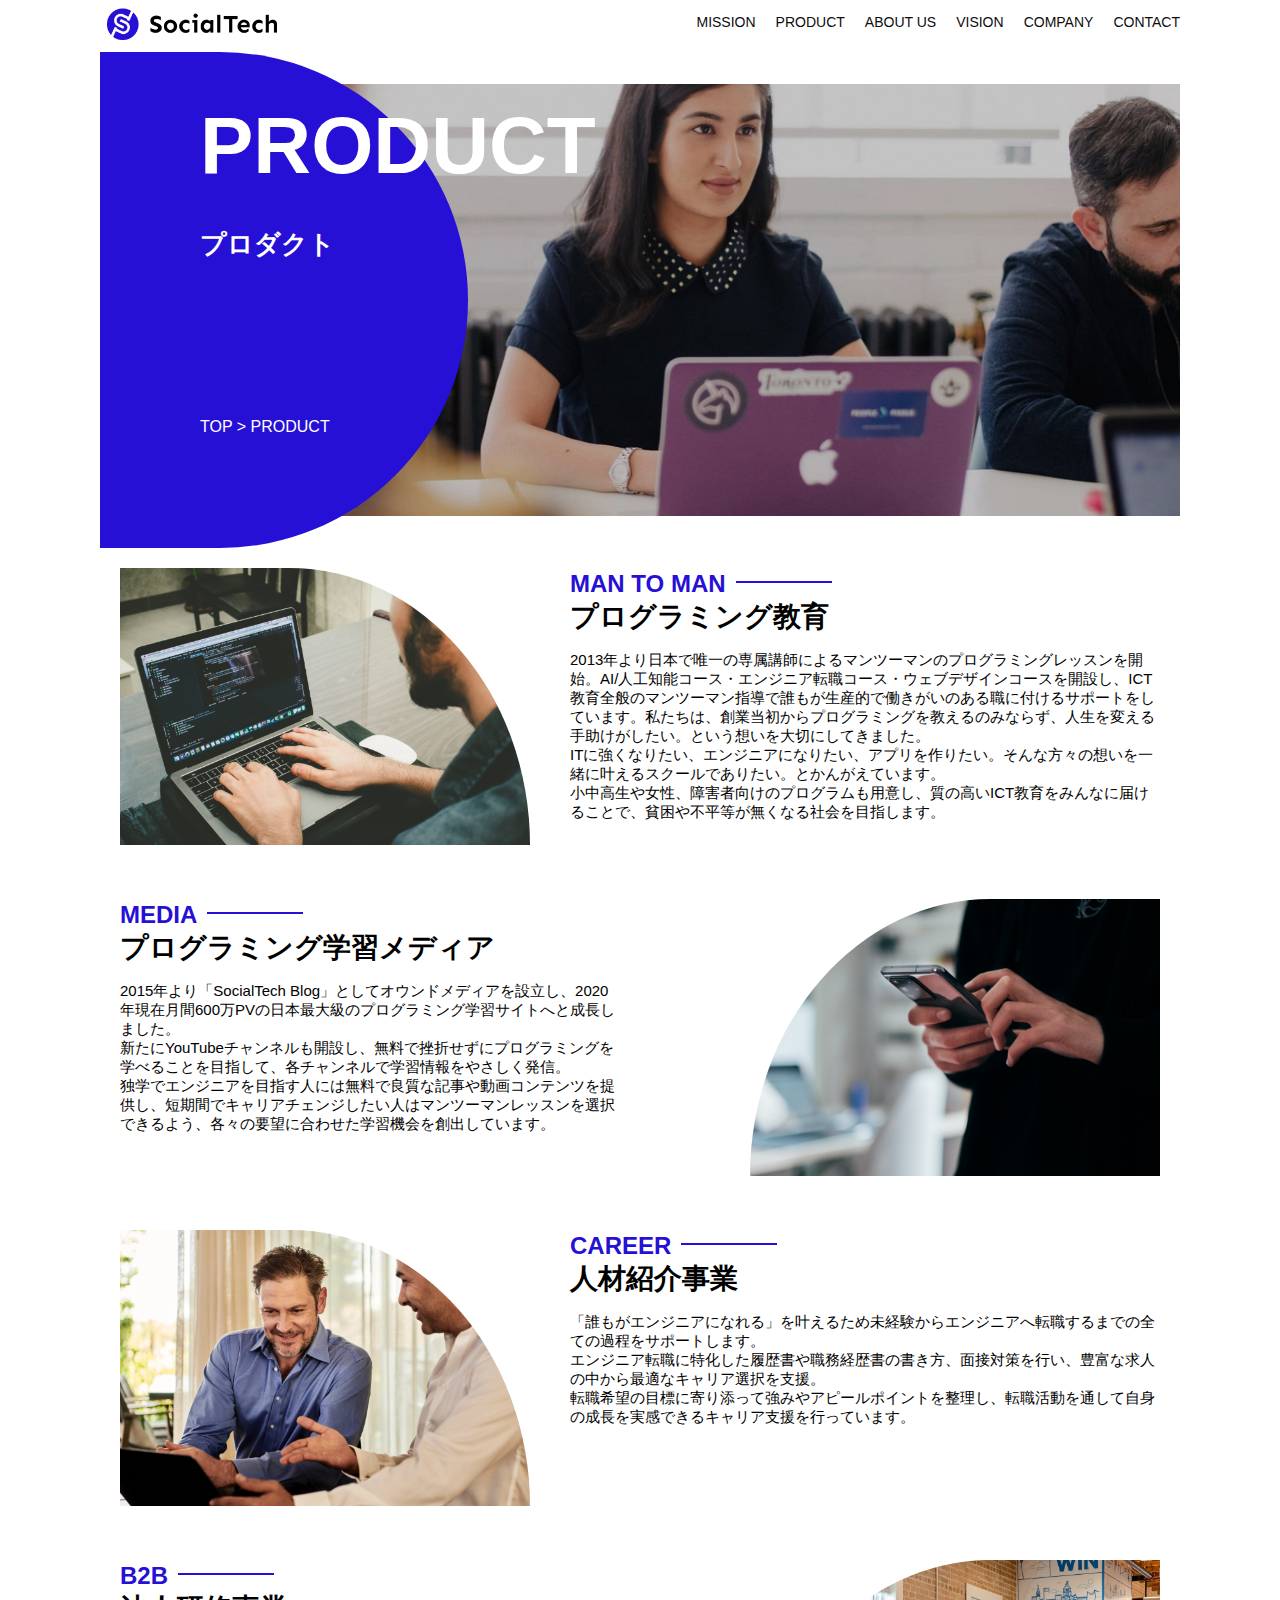
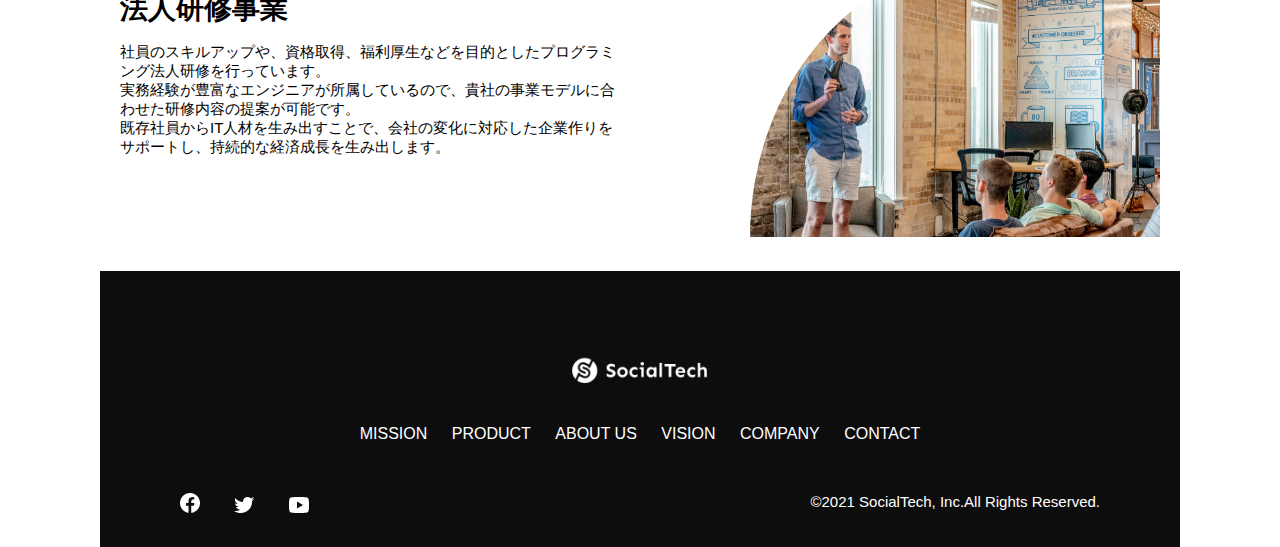
<file: kadai_tutorial_output/socialtech/product.html>
<!DOCTYPE html>
<html lang="ja">

<head>
  <meta charset="UTF-8">
  <meta name="description" content="SocialTechの4つのプロダクトを紹介します">
  <meta name="viewport" content="width=device-width, initial-scale=1.0">
  <link rel="stylesheet" href="style.css">
  <title>SocialTech -PRODUCT プロダクト-</title>
</head>

<body>
  <!--ヘッダー-->
  <header>
    <!--ロゴ-->
    <a href="index.html" id="logo">
      <img src="images/logo.png" alt="SocialTech ロゴ">
    </a>

    <!--pc用ナビゲーション-->
    <nav id="nav-pc">
      <ul>
        <li><a href="mission.html">MISSION</a></li>
        <li><a href="product.html">PRODUCT</a></li>
        <li><a href="index.html#aboutus">ABOUT US</a></li>
        <li><a href="index.html#vision">VISION</a></li>
        <li><a href="index.html#company">COMPANY</a></li>
        <li><a href="index.html#contact">CONTACT</a></li>
      </ul>
    </nav>

    <!--スマホ用メニューボタン-->
    <button id="menu-sp" onclick="document.getElementById('nav-sp').style.display = 'block'">
      <img src="images/button-menu.png" alt="ナビゲーションを開く">
    </button>

    <!--スマホ用ナビゲーション-->
    <div id="nav-sp">
      <button id="close" onclick="document.getElementById('nav-sp').style.display = 'none'">
        <img src="images/button-close.png" alt="ナビゲーションを閉じる">
      </button>

      <nav>
        <ul>
          <li>
            <a id="logo-sp" href="index.html" onclick="document.getElementById('nav-sp').style.display = 'none'"><img
                src="images/logo-sp.png" alt="SocialTech ロゴ"></a>
          </li>
          <li><a class="menu" href="mission.html"
              onclick="document.getElementById('nav-sp').style.display = 'none'">MISSION</a></li>
          <li><a class="menu" href="product.html"
              onclick="document.getElementById('nav-sp').style.display = 'none'">PRODUCT</a></li>
          <li><a class="menu" href="index.html#aboutus"
              onclick="document.getElementById('nav-sp').style.display = 'none'">ABOUTUS</a></li>
          <li><a class="menu" href="index.html#vision"
              onclick="document.getElementById('nav-sp').style.display = 'none'">VISION</a></li>
          <li><a class="menu" href="index.html#company"
              onclick="document.getElementById('nav-sp').style.display = 'none'">COMPANY</a></li>
          <li><a class="menu" href="index.html#contact"
              onclick="document.getElementById('nav-sp').style.display = 'none'">CONTACT</a></li>
        </ul>
      </nav>
      <div id="sns">
        <a href="https://www.facebook.com/sejuku2013">
          <img src="images/button-facebook.png" alt="Facebookのリンク">
        </a>
        <a href="https://twitter.com/samuraijuku">
          <img src="images/button-twitter.png" alt="Twitterのリンク">
        </a>
        <a href="https://www.youtube.com/channel/UCCFOQO5aDK0xXam4cUQXT8g">
          <img src="images/button-youtube.png" alt="YouTubeへのリンク">
        </a>
      </div>
    </div>
  </header>

  <main>
    <article>
      <section id="product-main">
        <div class="product-main-inner">
          <div id="product-title">
            <h1>PRODUCT<br><span>プロダクト</span></h1>
            <p>TOP > PRODUCT</p>
          </div>
        </div>
      </section>

      <section class="product-section product-section-left">
        <div class="product-section-img">
          <img src="images/product/product-mantoman.png" alt="pcでコードを書く男性">
        </div>
        <div class="product-read">
          <h2 class="product-h2">MAN TO MAN</h2>
          <h3 class="product-h3">プログラミング教育</h3>
          <p>
            2013年より日本で唯一の専属講師によるマンツーマンのプログラミングレッスンを開始。AI/人工知能コース・エンジニア転職コース・ウェブデザインコースを開設し、ICT教育全般のマンツーマン指導で誰もが生産的で働きがいのある職に付けるサポートをしています。私たちは、創業当初からプログラミングを教えるのみならず、人生を変える手助けがしたい。という想いを大切にしてきました。<br>ITに強くなりたい、エンジニアになりたい、アプリを作りたい。そんな方々の想いを一緒に叶えるスクールでありたい。とかんがえています。<br>小中高生や女性、障害者向けのプログラムも用意し、質の高いICT教育をみんなに届けることで、貧困や不平等が無くなる社会を目指します。
          </p>
        </div>
      </section>

      <section class="product-section product-section-right">
        <div class="product-read">
          <h2 class="product-h2">MEDIA</h2>
          <h3 class="product-h3">プログラミング学習メディア</h3>
          <p>2015年より「SocialTech
            Blog」としてオウンドメディアを設立し、2020年現在月間600万PVの日本最大級のプログラミング学習サイトへと成長しました。<br>新たにYouTubeチャンネルも開設し、無料で挫折せずにプログラミングを学べることを目指して、各チャンネルで学習情報をやさしく発信。<br>独学でエンジニアを目指す人には無料で良質な記事や動画コンテンツを提供し、短期間でキャリアチェンジしたい人はマンツーマンレッスンを選択できるよう、各々の要望に合わせた学習機会を創出しています。
          </p>
        </div>
        <div class="product-section-img">
          <img src="images/product/product-media.png" alt="スマートフォンを操作する人">
        </div>
      </section>

      <section class="product-section product-section-left">
        <div class="product-section-img">
          <img src="images/product/product-career.png" alt="笑顔で話し合う2人の男性">
        </div>
        <div class="product-read">
          <h2 class="product-h2">CAREER</h2>
          <h3 class="product-h3">人材紹介事業</h3>
          <p>
            「誰もがエンジニアになれる」を叶えるため未経験からエンジニアへ転職するまでの全ての過程をサポートします。<br>エンジニア転職に特化した履歴書や職務経歴書の書き方、面接対策を行い、豊富な求人の中から最適なキャリア選択を支援。<br>転職希望の目標に寄り添って強みやアピールポイントを整理し、転職活動を通して自身の成長を実感できるキャリア支援を行っています。
          </p>
        </div>
      </section>

      <section class="product-section product-section-right">
        <div class="product-read">
          <h2 class="product-h2">B2B</h2>
          <h3 class="product-h3">法人研修事業</h3>
          <p>
            社員のスキルアップや、資格取得、福利厚生などを目的としたプログラミング法人研修を行っています。<br>実務経験が豊富なエンジニアが所属しているので、貴社の事業モデルに合わせた研修内容の提案が可能です。<br>既存社員からIT人材を生み出すことで、会社の変化に対応した企業作りをサポートし、持続的な経済成長を生み出します。
          </p>
        </div>
        <div class="product-section-img">
          <img src="images/product/product-b2b.png" alt="講演中の男性とそれを聴く人人々">
        </div>
      </section>
      
    </article>
  </main>

  <footer>
    <div id="footer-logo">
      <img src="images/logo-sp.png" alt="SocialTech">
    </div>
    <div id="footer-link">
      <a href="mission.html">MISSION</a>
      <a href="product.html">PRODUCT</a>
      <a href="index.html#aboutus">ABOUT US</a>
      <a href="index.html#vision">VISION</a>
      <a href="index.html#company">COMPANY</a>
      <a href="index.html#contact">CONTACT</a>
    </div>
    <div id="sns-footer">
      <div class="sns-btns">
        <a href="https://www.facebook.com/sejuku2013"><img src="images/button-facebook.png" alt="Facebookのリンク"></a>
        <a href="https://twitter.com/samuraijuku"><img src="images/button-twitter.png" alt="Twitterのリンク"></a>
        <a href="https://www.youtube.com/channel/UCCFOQO5aDK0xXam4cUQXT8g"><img src="images/button-youtube.png"
            alt="YouTubeへのリンク"></a>
      </div>
      <p id="copyright">&copy;2021 SocialTech, Inc.All Rights Reserved.</p>
    </div>
  </footer>

</body>

</html>
</file>
<file: html-css-kadai_013/style.css>
/* PC、スマホ共通スタイル */
* {
  box-sizing: border-box;
}

body {
  font-family: "Source Sans Pro", "Hiragino Kaku Gothic ProN", Meiryo, Arial,
    sans-serif;
}

p {
  font-size: 15px;
}

#main-visual>img {
  width: 100%;
}

/*================
PC用のスタイル 
=================*/
@media screen and (min-width: 768px) {
  /* 横幅設定 */
  body {
    max-width: 1080px;
    min-width: 960px;
    margin: 0 auto;
  }

  /* ヘッダー */
  header {
    display: flex;
    justify-content: space-between;
  }

  /* ナビゲーションのレイアウト */
  #nav-pc {
    text-align: right;
    font-size: 14px;
    padding-top: 15px;
  }
  #nav-pc ul {
    display: flex;
    padding-left: 0;
  }
  #nav-pc li {
    list-style: none;
  }


  /* ナビゲーションのリンクの装飾設定 */
  #nav-pc a {
    text-decoration: none;
    margin-left: 20px;
  }

  #nav-pc a:link {
    color: #0d0d0d;
  }

  #nav-pc a:visited {
    color: #0d0d0d;
  }

  #nav-pc a:hover {
    color: #0d0d0d;
    text-decoration: underline;
  }

  #nav-pc a:active {
    color: #0d0d0d;
  }

  #menu-sp {
    display: none;
  }
  #nav-sp {
    display: none;
  }
}

/*===========
SP用のスタイル
============*/
@media screen and (max-width:767px) {
  body {
    min-width: 375px;
    margin: 0;
  }
  
  #nav-pc {
    display: none;
  }

  #menu-sp {
    float: right;
    padding: 0;
  }

  #nav-sp {
    background-color: #ce933e;
    position: absolute;
    left: 0;
    top: 0;
    height: 100%;
    width: 100%;
    display: none;
    z-index: 100;
  }

  #nav-sp ul {
    padding-left: 0;
  }
  #nav-sp li {
    list-style: none;
  }
  #close {
    position: absolute;
    top: 20px;
    right: 20px;
  }

  #logo-sp {
    margin: 80px 0px 30px 20px;
  }

  #nav-sp a {
    display: block;
  }
  #nav-sp a:link {
    color: #ffffff;
  }
  #nav-sp a:visited {
    color: #ffffff;
  }
  #nav-sp a:hover {
    color: #ffffff;
    text-decoration: underline;
  }
  #nav-sp a:active {
    color: #ffffff;
  }

  #nav-sp .menu {
    text-decoration: none;
    display: block;
    margin: 0 20px;
    height: 44px;
    font-size: 16px;
    background-image: url("images/arrow.png");
    background-repeat: no-repeat;
    background-position: right top;
  }
}
</file>
<file: kadai_tutorial_output/socialtech/style.css>
/* PC、スマホ共通スタイル*/
* {
  box-sizing: border-box;
}

body {
  max-width: 1080px;
  margin: 0 auto;
  font-family: "Source Sana pro", "Hiragino Kaku Gothic Pron", Meiryo, Arial, sana-serif;
}

/*ヘッダー*/
header {
  display: flex;
  justify-content: space-between;
}

p {
  font-size: 15px;
}

/*==============
PC用のスタイル
==============*/

/*ナビゲーションのレイアウト*/
#nav-pc {
  font-size: 14px;
}

#nav-pc ul {
  display: flex;
  padding-left: 0;
}

#nav-pc li {
  list-style: none;
}

/*ナビゲーションのリンクの装飾設定*/
#nav-pc a {
  text-decoration: none;
  margin-left: 20px;
  color: #0d0d0d;
}

#nav-pc a:hover {
  text-decoration: underline;
}

/*スマホ用ナビをナビを非表示*/
#nav-sp,
#menu-sp {
  display: none;
}

/*メインビジュアル*/
#main-visual {
  position: relative;
  height: 400px;
}

#main-message {
  position: absolute;
  top: 0;
  left: 0;
  background-color: #2710d5;
  color: #ffffff;
  border-radius: 0 0 476px 0;
  max-width: 620px;
  width: 100%;
  height: 100%;
  z-index: 11;
}

#main-message>h1 {
  font-size: 60px;
  margin: 100px 0 0 50px;
}

#main-message>p {
  font-size: 28px;
  margin: 0 0 0 50px;
}

#main-visual>img {
  z-index: 10;
  max-width: 620px;
  border-radius: 476px 0 0 0;
  position: absolute;
  top: 0;
  right: 0;
}

/*見出し*/
h2 {
  margin: 40px 0 0 0;
}

h2::after {
  content: url(images/line.png);
  margin-left: 10px;
}

h3 {
  font-size: 27px;
}

/*ミッション*/
#mission {
  margin: 80px auto;
}

#mission-flex {
  display: flex;
}

#mission-flex>div {
  width: 50%;
  margin: 20px;
}

#mission-photo {
  width: 100%;
}

#s2dgs {
  margin-top: 50px;
  width: 100%;
}

/*プロダクト*/
#product {
  background-color: #fafafa;
  margin: 80px 0;
  padding: 10px 40px 0px 40px;
}

/*外枠*/
#product .product-flex {
  margin-top: 40px;
  display: flex;
}

/*左のカラム*/
#product-left {
  width: 50%;
  margin-right: 20px;
}

/*右のカラム*/
#product-right {
  width: 50%;
  margin-left: 20px;
  margin-top: 80px;
}

/*画像＋説明の枠*/
#product-left>div {
  position: relative;
  height: 480px;
  margin-right: 20px;
}

#product-right>div {
  position: relative;
  height: 480px;
  margin-left: 20px;
}

/*画像*/
.product-photo {
  width: 100%;
}

/*説明文の枠*/
.product-explain {
  background-color: #ffffff;
  position: absolute;
  left: 0;
  bottom: 50px;
  margin: 0 40px;
  padding: 20px;
  box-shadow: 5px 5px 10px rgba(0, 0, 0, 0.05);
}

/*説明文の英語*/
.product-explain>span {
  color: #2710d5;
  font-weight: bold;
  font-size: 16px;
  margin: 0;
}

/*説明文の見出し*/
.product-explain>h3 {
  margin: 5px 0;
}

/*説明文*/
.product-explain>p {
  font-size: 14px;
  margin: 0;
}

/*もっと見るボタン*/
#product-more {
  text-align: center;
}

#product-more a {
  position: relative;
  bottom: -42px;
}

/*ABOUT US*/
#aboutus {
  margin: 80px auto;
}

/*３つの組織文化と画像を入れる枠*/
#aboutus>div {
  display: flex;
}

/*画像*/
.culture-img {
  width: 50%;
  align-self: flex-start;
}

.culture-img2 {
  margin-top: 50px;
  width: 100%;
}

/*３つの組織文化の表*/
.culture-table {
  margin-right: 50px;
}

/*番号*/
.culture-num {
  font-size: 80px;
  color: #2710d5;
  padding: 0 20px;
}

/*見出し*/
.culture-table th {
  text-align: left;
  font-size: 28px;
  font-weight: bold;
}

/*組織文化英語*/
.culture-en {
  color: #2710d5;
  font-size: 24px;
}

/*説明文*/
.culture-description {
  margin: 0;
}

/*ビジョン*/
#vision {
  margin: 80px auto;
}

/*セクション内の外枠*/
#vision>div {
  display: flex;
  justify-content: space-between;
  flex-wrap: wrap;
}

/*7つの行動指針*/
.vision-box {
  width: 300px;
  height: 300px;
  margin-bottom: 30px;
  position: relative;
}

.vision-box>img {
  width: 100%;
  position: relative;
  z-index: 30;
}

.vision-box>div {
  position: absolute;
  top: 0;
  left: 0;
  z-index: 31;
  margin-right: 20px;
}

.vision-box>div>h4 {
  color: #2710d5;
  font-size: 19px;
  margin-top: 80px;
}

.vision-box>div>h4::first-letter {
  font-size: 40px;
}

.vision-box>div>h5 {
  font-size: 20px;
  margin: 0;
}

.vision-box>div>p {
  margin-top: 10px;
}

/*会社概要*/
#company {
  margin: 80px auto;
}

.company-table {
  width: 100%;
}

.tableheader {
  text-align: left;
  padding: 20px;
  border-bottom: solid 1px #2710d5;
  width: 100px;
}

.tableheader-first {
  border-top: solid 1px #2710d5;
}

.cell {
  padding: 30px;
  border-bottom: solid 1px #ececec;
}

.cell-first {
  border-top: solid 1px #ececec;
}

#company>iframe {
  width: 100%;
  height: 368px;
  margin-top: 40px;
}

/*お問い合わせ*/
#contact {
  margin: 80px auto;
}

/*外枠*/
#contact>form>div {
  display: flex;
  flex-direction: row;
  flex-wrap: wrap;
  padding-bottom: 30px;
}

/*左列の見出し*/
.contact-heading {
  width: 240px;
  align-self: center;
}

/*見出しのラベル*/
.contact-label {
  font-weight: bold;
}

/*必須*/
.contact-span {
  color: #ce2222;
  margin-left: 20px;
  font-weight: bold;
}

/*テキストボックス*/
.contact-textbox {
  border-top: 0px;
  border-left: 0;
  border-right: 0;
  border-bottom-width: 1px;
  border-bottom-color: #707070;
  border-style: solid;
  background-color: #fafafa;
  width: 400px;
  height: 56px;
}

/*お問い合わせ内容のテキストエリア*/
.contact-textarea {
  border-top: 0;
  border-left: 0;
  border-right: 0;
  border-bottom-width: 1px;
  border-bottom-color: #707070;
  background-color: #fafafa;
  width: 400px;
  height: 200px;
}

/*個人情報の取り扱い*/
#contact dt {
  font-weight: bold;
}

#contact dd {
  margin-bottom: 16px;
}

#contact dd p {
  margin: 0;
}

#contact dd ul {
  padding-left: 0;
}

#contact dd li {
  margin-bottom: 0;
  list-style: none;
}

/*フッター*/
footer {
  background-color: #0d0d0d;
  text-align: center;
  padding: 80px 80px 30px 80px;
}

#footer-logo {
  margin-bottom: 30px;
}

#footer-link {
  margin-bottom: 50px;
}

#footer-link>a {
  text-decoration: none;
  margin: 10px;
  color: #ffffff;
}

#footer-link>a:hover {
  text-decoration: underline;
}

#sns-footer {
  display: flex;
  justify-content: space-between;
  text-align: left;
}

#sns-footer a {
  margin-right: 30px;
}

#copyright {
  color: #ffffff;
  margin: 0;
}

/*mission.html用スタイル*/
/*ミッションメインビジュアル*/
.mission-main-inner {
  background-image: url(images/mission/mission-main.png);
  background-repeat: no-repeat;
  background-position-y: center;
}

#mission-title {
  background-color: #2710d5;
  width: 368px;
  color: #ffffff;
  height: 496px;
  border-radius: 0 248px 248px 0;
  position: relative;
}

#mission-title h1 {
  position: absolute;
  top: 0;
  left: 100px;
  font-size: 80px;
  line-height: 1;
}

#mission-title h1 span {
  font-size: 26px;
}

#mission-title > p {
  position: absolute;
  top: 350px;
  left: 100px;
  font-size: 16px;
}

/*ミッションページ　S2DG2Sの設定*/
#mission-s2dgs {
  padding: 20px;
}

.mission-h2 {
  color: #2710d5;
  font-size: 40px;
}

.mission-h2::after {
  content: none;
}

/*ミッションページ　5つのゴール設定*/
#mission-five-goals {
  padding: 20px;
  display: flex;
}

#mission-five-goals .five-goals-image {
  width: 30%;
  padding: 20px;
}

#mission-five-goals .five-goals-image img {
  width: 100%;
}

#mission-five-goals .five-goals-read {
  width: 70%;
  padding: 20px;
}

#mission-five-goals .five-goals-read > div {
  margin-bottom: 40px;
}

.fivegoals-image-right {
  float: right;
  margin: 20px;
}

.fivegoals-image-left {
  float: left;
  margin: 20px;
}

.fivegoals-number {
  color: #2710d5;
  font-size: 48px;
  font-weight: bold;
  margin: 0;
}

.fivegoals-h3 {
  font-size: 28px;
  margin: 0;
}

.fivegoals-p {
  margin: 0;
}

/*プロダクトページ*/
.product-main-inner {
  background-image: url("images/product/product-main.png");
  background-repeat: no-repeat;
  background-position-y: center;
}

#product-title {
  background-color: #2710d5;
  width: 368px;
  color: #ffffff;
  height: 496px;
  border-radius: 0 248px 248px 0;
  position: relative;
}

#product-title h1 {
  position: absolute;
  top: o;
  left: 100px;
  font-size: 80px;
  line-height: 1;
}

#product-title h1 span {
  font-size: 26px;
}

#product-title > P {
  position: absolute;
  top: 350px;
  left: 100px;
  font-size: 16px;
}

/*セクション*/
.product-section {
  display: flex;
  padding: 20px 20px 0;
}

.product-section .product-section-img {
  width: 450px;
}

/*左が画像のセクション*/
.product-section-left .product-section-img img {
  width: 100%;
  padding: 0 40px 30px 0;
  border-radius: 0 432px 0 0;
}

.product-section-left .product-read {
  width: 50%;
  flex-grow: 1;
}

.product-section-left .product-read p {
  margin-bottom: 0;
}

/*右が画像のセクション*/
.product-section-right {
  justify-content: space-between;
}

.product-section-right .product-section-img img {
  width: 100%;
  padding: 0 0 30px 40px;
  border-radius: 432px 0 0 0;
}

.product-section-right .product-read {
  width: 500px;
}

.product-h2 {
  color: #2710d5;
  font-size: 24px;
  margin: 0;
}

.product-h3 {
  font-size: 28px;
  margin: 0;
}

/*====================
スマートフォン用のスタイル
=================-===*/
/*画面幅が767px以下のとき*/
@media screen and (max-width: 767px) {
  /*ここにMISSIONページのスマートフォンようのcssを記述する*/

  /*pc用ナビゲーション非表示*/
  #nav-pc {
    display: none;
  }

  /*ハンバーガーメニュー*/
  #menu-sp {
    display: block;
    background-color: transparent;
    float: right;
    padding: 0;
    border: none;
  }

  /*スマホ用ナビゲーションの表示切替*/
  /*初期状態、レイアウトと非表示設定*/
  #nav-sp {
    background-color: #2710d5;
    position: fixed;
    left: 0;
    top: 0;
    height: 100%;
    width: 100%;
    display: none;
    z-index: 100;
  }

  /*×ボタン*/
  #close {
    position: absolute;
    top: 20px;
    right: 20px;
    background-color: transparent;
    border: none;
  }

  #nav-sp nav ul {
    padding-left: 0;
  }

  #nav-sp nav li {
    list-style: none;
  }

  /*ナビゲーションメニュー用ロゴ*/
  #logo-sp {
    margin: 80px 0 30px 20px;
  }

  /*ナビゲーションのリンクの装飾設定*/
  #nav-sp nav a {
    display: block;
    color: #ffffff;
  }

  #nav-sp nav a:hover {
    text-decoration: underline;
  }

  #nav-sp .menu {
    text-decoration: none;
    margin: 0 20px;
    height: 44px;
    font-size: 16px;
    background-image: url("images/arrow.png");
    background-repeat: no-repeat;
    background-position: right top;
  }

  #sns {
    position: absolute;
    bottom: 20px;
    left: 20px;
  }

  #sns>a {
    margin-right: 30px;
  }

  /*メインビジュアル*/
  #main-visual {
    position: relative;
    height: 470px;
  }

  #main-visual>div {
    text-align: center;
    height: 280px;
  }

  #main-visual h1 {
    font-size: 28px;
    margin-top: 90px;
  }

  #main-visual>div>p {
    margin: 0;
    font-size: 15px;
  }

  #main-visual>img {
    width: 100%;
    border-radius: 476px 0 0 0;
    top: auto;
    bottom: 0;
  }

  /*見出し*/
  h2 {
    margin: 15px 0;
  }

  h3 {
    font-size: 24px;
    margin-top: 10px;
  }

  /*ミッション*/
  #mission {
    margin: 20px 0;
    padding: 0 20px;
  }

  #mission-flex {
    flex-direction: column;
  }

  #mission-flex>div {
    width: 100%;
    margin: 0;
  }

  /*プロダクト*/
  #product {
    margin: 0;
    padding: 10px 20px 0 20px;
  }

  /*外枠*/
  #product .product-flex {
    flex-direction: column;
    margin-top: 0;
  }

  /*左右にカラム　スマホでは縦並び*/
  #product-left,
  #product-right {
    width: 100%;
    margin: 0;
  }

  /*画像＋説明の枠*/
  #product-left>div,
  #product-right>div {
    height: auto;
    margin: 0;
  }

  /*説明文の枠*/
  .product-explain {
    position: relative;
    margin: 0;
  }

  .product-explain>h3 {
    margin: 10px 0;
    font-size: 24px;
  }

  /*もっと見るボタン*/
  #product-more {
    text-align: left;
  }

  /*ABOUT US*/
  #aboutus {
    margin: 80px 20px;
  }

  #aboutus>div {
    flex-direction: column;
  }

  .culture-table th {
    font-size: 16px;
  }
   
  .culture-table {
    margin-right: 0;
    padding-right: 20px;
    order: 2;
  }

  .culture-img {
    width: 100%;
    order: 1;
  }

  .culture-img2 {
  margin-top: 0;
  }

  .culture-num {
    padding: 0;
  }

  .culture-description {
  margin: 0;
  }
  
  /*ビジョン*/
  #vision {
    margin: 80px 20px;
  }

  .vision-box > img {
    position: absolute;
    top: 0;
    left: 0;
  }

  .vision-box > div > h4 {
    margin-top: 60px;
  }

  /*会社概要*/
  #conpamy {
    margin: 0 20px;
  }

  #company > h3 {
    margin-bottom: 20px;
  }

  .tableheader {
    width: 50px;
  }

  .cell {
    padding: 20px;
  }

  #company > iframe {
    height: 240px;
  }

  /*お問い合わせ*/
  #contact {
    margin: 80px 20px;
  }

  #contact > h3 {
    margin-bottom: 20px;
  }

  #contact > form > div {
    flex-direction: column;
    margin-bottom: 20px;
  }

  .contact-heading {
    align-self: auto;
    margin-bottom: 20px;
  }

  .contact-textbox {
    min-width: 300px;
    width: 100%;
  }

  .contact-textarea {
    height: 150px;
    width: 100%;
  }

  .radiobutton {
    margin-bottom: 20px;
  }

  /*フッター*/
  footer {
    padding: 30px 20px 50px 20px;
    text-align: left;
  }

  #footer-link > a {
    margin: 0 20px 30px 0;
    display: block;
    background-image: url(images/arrow.png);
    background-repeat: no-repeat;
    background-position: right top;
  }

  #footer-link > a:hover {
    text-decoration: underline;
  }

  #sns-footer {
    flex-direction: column;
    justify-content: flex-start;
  }

  #copyright {
    font-size: 12px;
    margin-top: 30px;
  }

  /*mission.html用スタイル*/
  /*ミッションのメインビジュアル*/
  #mission-main {
    height: 256px;
    margin-top: 4%;
    position: relative;
  }

  .mission-main-inner {
    height: 80%;
    background-size: cover;
  }

  #mission-title {
    width: 136px;
    height: 256px;
    position: absolute;
    top: -10%;
  }

  #mission-title h1 {
    left: 20px;
    font-size: 40px;
  }

  #mission-title h1 span {
    font-size: 18px;
  }

  #mission-title > p {
    top: 180px;
    left: 20px;
    font-size: 13px;
  }

  /*ミッションページ　S2DGSの設定*/
  .mission-h2 {
    font-size: 38px;
    margin: 0;
  }

  .mission-h2::after {
    content: none;
  }

  #mission-s2dgs > img {
    width: 100%;
  }

  /*ミッションページ　5つのゴール設定*/
  #mission-five-goals {
    flex-direction: column;
  }

  #mission-five-goals > div {
    padding: 0;
  }

  #mission-five-goals .five-goals-image,
  #mission-five-goals .five-goals-read {
    width: 100%;
    padding: 0;
  }

  #mission-five-goals .five-goals-read > div {
    display: flex;
    flex-direction: column;
  }

  .fivegoals-image-right,
  .fivegoals-image-left {
    align-self: center;
  }

  /*プロダクトページ*/
  #product-main {
    height: 256px;
    margin-top: 4%;
    position: relative;
  }

  .product-main-inner {
    height: 80%;
    background-size: cover;
  }

  #product-title {
    width: 136px;
    height: 256px;
    position: absolute;
    top: -10%;
  }

  #product-title h1 {
    left: 20px;
    font-size: 40px;
  }

  #product-title h1 span {
    font-size: 18px;
  }

  #product-title > p {
    top: 180px;
    left: 20px;
    font-size: 13px;
  }

  /*セクション*/
  .product-section {
    flex-direction: column;
  }

  .product-section .product-section-img {
    width: 100%;
  }

  .product-section .product-section-img img {
    width: 100%;
    padding: 0;
  }

  /*左が画像のセクション*/
  .product-section-left .product-section-img img {
    border-radius: o 300px 0 0;
  }

  .product-section-left .product-read {
    width: 100%;
    flex-grow: 1;
  }

  /*右が画像のセクション*/
  .product-section-right .product-section-img img {
    order: 1;
    border-radius: 300px 0 0 0;
  }

  .product-section-right .product-read {
    order: 2;
    width: 100%;
  }
}
</file>
